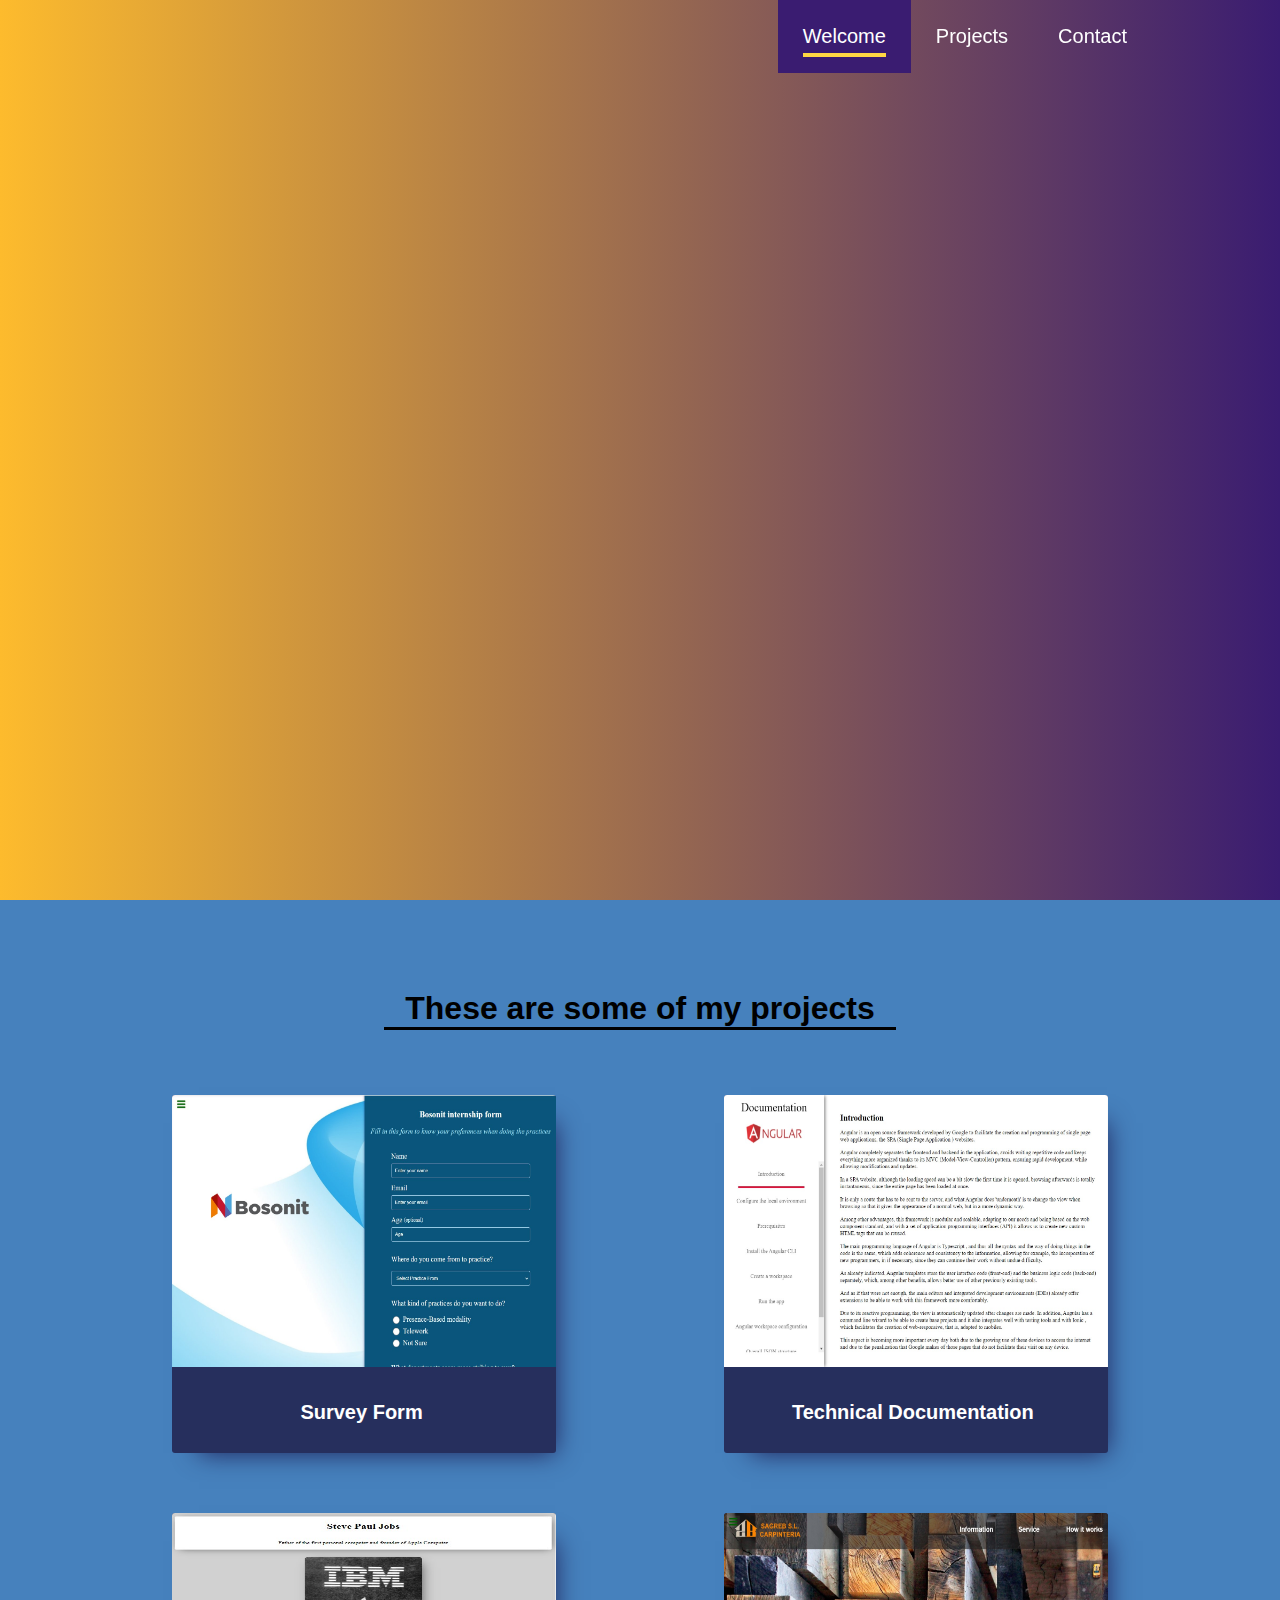
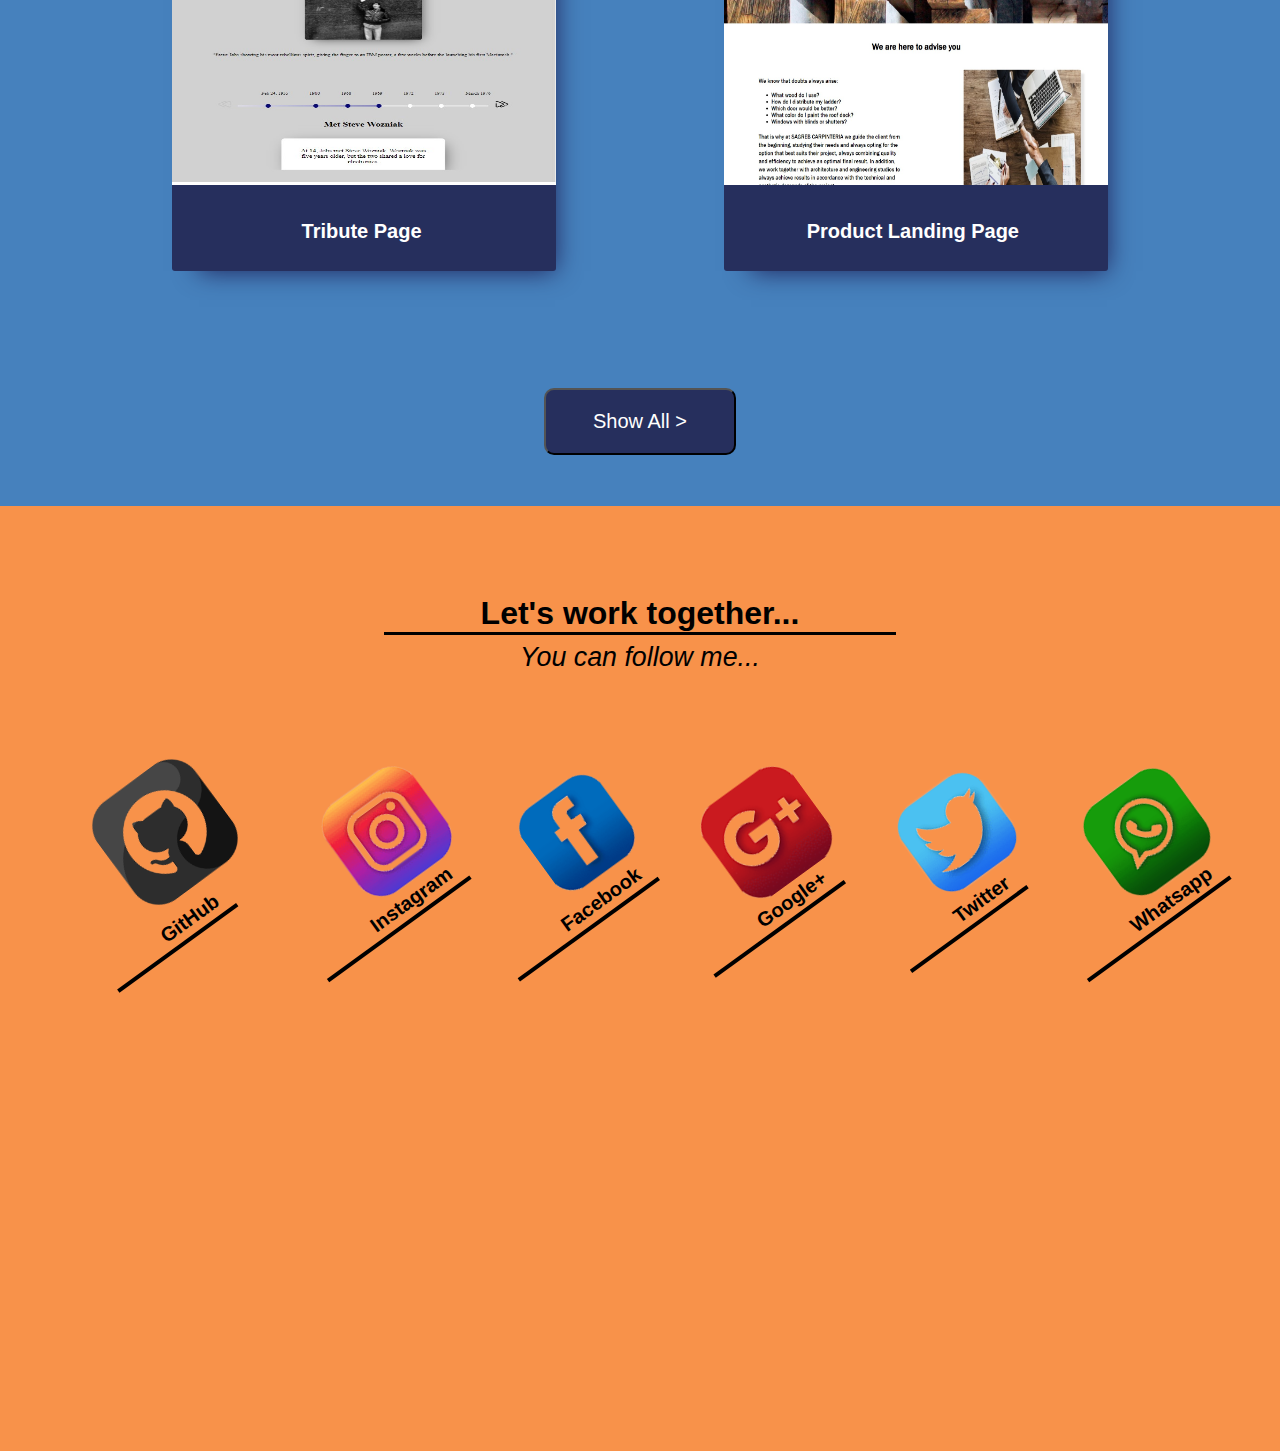
<file: HTML & CSS/Personal Portfolio/index.html>
<!DOCTYPE html>
<html lang="en">
<head>
    <meta charset="UTF-8">
    <meta http-equiv="X-UA-Compatible" content="IE=edge">
    <meta name="viewport" content="width=device-width, initial-scale=1.0">
    <link rel="icon" href="img/ico.webp" type="image/png" />
    <link rel="stylesheet" href="style.css">
    <title>Personal Portfolio</title>
    <script type="text/javascript">

        function rotacionActiva(id,out){
            const listIcon=document.querySelectorAll(".iconList .imgFooter")
            const listEnlace=document.querySelectorAll(".iconList .title-icon")
                    if(out==false){
                        listIcon[id].classList.remove("active");
                        listEnlace[id].classList.remove("active");
                    }else{
                        listIcon[id].classList.add("active");
                        // console.log(listEnlace[id].classList)
                        listEnlace[id].classList.add("active");
                    }
        }

        function onloadFunction(){
            const sections = document.querySelectorAll("section");
            const nav = document.querySelector("nav");
            const navList= document.querySelectorAll(".nav-list li");
            const options ={
                threshold:"0.4",
            };

            const observer = new IntersectionObserver(entries => {
                entries.forEach(e => {
                    if(e.isIntersecting){
                        // console.log(e.target.id)
                        if(e.target.id!=="welcome-section"){
                            nav.classList.add("active")
                        }else{
                            nav.classList.remove("active");
                        }
                        navList.forEach((link)=>{
                            // console.log(link.classList)
                            // console.log(link.lastChild)
                            // console.log(link.dataset.nav)
                            // console.log(e.target.id)
                            let firstLi=document.getElementById("first");
                            let a=link.lastChild;
                            a.classList.remove("active");
                            link.classList.remove("active")
                            firstLi.style.backgroundColor="transparent";
                            firstLi.lastChild.classList
                            if(e.target.id===link.dataset.nav){
                                a.classList.add("active");
                                link.classList.add("active");
                                // console.log(link.classList)
                            }else if(e.target.id=="welcome-section"){
                                firstLi.style.backgroundColor="#3A1C71";
                                firstLi.lastChild.classList.add("active");
                            }
                        });
                    }
                
                });
            },options);

            sections.forEach(section=>{
                observer.observe(section);
            });
        }
    </script>
</head>
<body onload="onloadFunction()">
    <nav id="navbar">
        <ul class="nav-list">
            <li data-nav="welcome-Section" id="first"><a href="#welcome-section">Welcome</a></li>
            <li data-nav="projects"><a href="#projects">Projects</a></li>
            <li data-nav="contact"><a href="#contact">Contact</a></li>
        </ul>
    </nav>
        <section id="welcome-section">
            <h1>Hey I am Samuel</h1>
            <p>a web developer</p>
        </section>
        <section id="projects">
            <h1>These are some of my projects</h1>
            <div class="projects-flex">
                 <div class="project-tile"><div class="img-container"><img src="img/imagen1.jpg" alt=""></div><div class="container-enlace"><span><</span><a href="">Survey Form</a><span>/></span></div></div>
                <div class="project-tile"><div class="img-container"><img src="img/imagen2.jpg" alt=""></div><div class="container-enlace"><span><</span><a href="">Technical Documentation</a><span>/></span></div></div>
                <div class="project-tile"><div class="img-container"><img src="img/imagen3.jpg" alt=""></div><div class="container-enlace"><span><</span><a href="">Tribute Page</a><span>/></span></div></div>
                <div class="project-tile"><div class="img-container"><img src="img/imagen4.jpg" alt=""></div><div class="container-enlace"><span><</span><a href="">Product Landing Page</a><span>/></span></div></div>
            </div>
            <button type="submit" action="">Show All ></button>
        </section>
        <section id="contact">
            <h1>Let's work together...</h1>
            <p>You can follow me...</p>
            <div class="iconList" style="position:absolute;margin-top:250px;float:none">
                <a id="profile-link" href="https://github.com/samuelBosonit" target="_blank" class="icon" onmouseover="rotacionActiva(0)" onmouseout="rotacionActiva(0,false)"><img id="gitHubF" class="imgFooter" src="img/github.png"><span class="title-icon">GitHub</span></a>
                <a class="icon" onmouseover="rotacionActiva(1)" onmouseout="rotacionActiva(1,false)"><img id="instagramF" class="imgFooter" src="img/instagramF.png"><span class="title-icon">Instagram</span></a>
                <a class="icon" onmouseover="rotacionActiva(2)" onmouseout="rotacionActiva(2,false)"><img id="facebookF" class="imgFooter" src="img/facebookF.png"><span class="title-icon">Facebook</span></a>
                <a class="icon" onmouseover="rotacionActiva(3)" onmouseout="rotacionActiva(3,false)"><img id="googleF" class="imgFooter" src="img/googleF.png"><span class="title-icon">Google+</span></a>
                <a class="icon" onmouseover="rotacionActiva(4)" onmouseout="rotacionActiva(4,false)"><img id="twitterF" class="imgFooter" src="img/twitterF.png"><span class="title-icon">Twitter</span></a>
                <a class="icon" onmouseover="rotacionActiva(5)" onmouseout="rotacionActiva(5,false)"><img id="whatsappF" class="imgFooter" src="img/whatsappF.png"><span class="title-icon">Whatsapp</span></a>
            </div>
        </section>
    
</body>
<script src="https://cdn.freecodecamp.org/testable-projects-fcc/v1/bundle.js"></script>
</html>
</file>
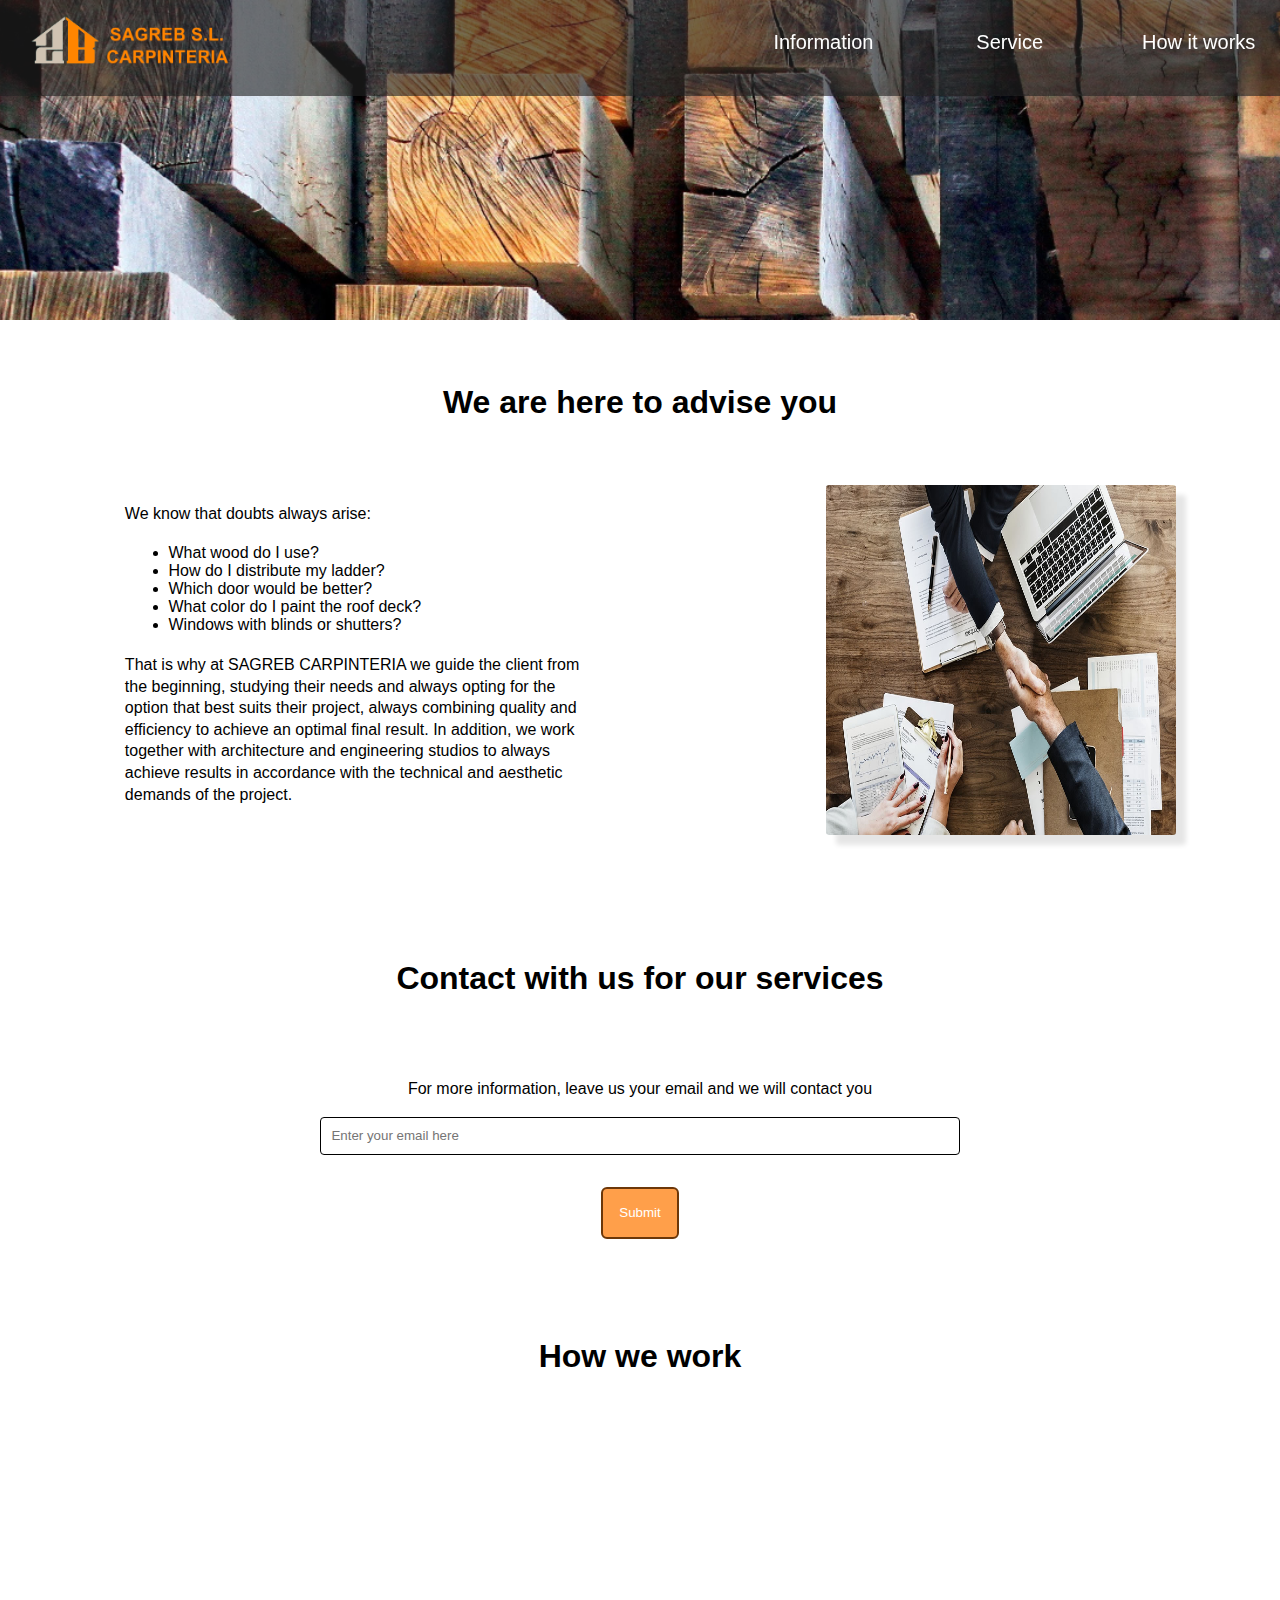
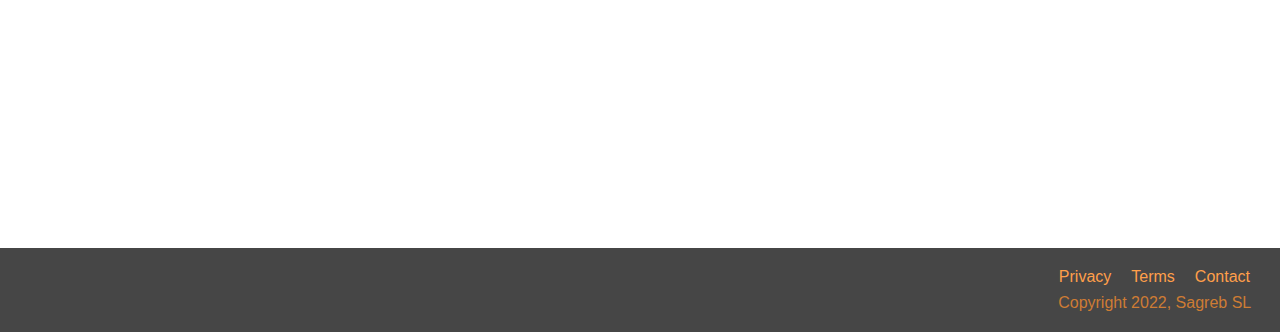
<file: HTML & CSS/Product Landing Page/index.html>
<!DOCTYPE html>
<html lang="en">
<head>
    <meta charset="UTF-8">
    <meta http-equiv="X-UA-Compatible" content="IE=edge">
    <meta name="viewport" content="width=device-width, initial-scale=1.0">
    <link rel="icon" href="img/Ficon.png" type="image/png" />
    <script src="jquery-3.6.0.js"></script>
    <script type="text/javascript" src="script.js"></script>
    <link rel="stylesheet" href="style.css">
    <title>Product Landing Page</title>
</head>
<body>
    <header id="header">
            <nav id="nav-bar">
                <ul class="menu">
                    <li class="logo" id="logoImg" ><a href="#"><img id="header-img" src="img/Logo-SB-C2.png" alt="company logo"></a></li>
                    <li class="item"><a class="nav-link" href="#services">Information</a></li>
                    <li class="item"><a class="nav-link" href="#form-section">Service</a></li>
                    <li class="item"><a class="nav-link" href="#work">How it works</a></li>
                    <li class="toggle"><a href="#"><img class='fas fa-bars' src='img/menuBarras.png' width='80px' height='40px' style="transition: all 1s ease-in;"></a></li>
                </ul>
            </nav>
    </header>
    <!-- <a name="information"></a> -->
    <section id="services">
        <h1 style="padding:2em;display: flex;justify-content: space-around;width: 100%;">We are here to advise you</h1>
        <div class="textServices">
            <p>We know that doubts always arise:</p>
            <ul>
                <li>What wood do I use?</li>
                <li>How do I distribute my ladder?</li>
                <li>Which door would be better?</li>
                <li>What color do I paint the roof deck?</li>
                <li>Windows with blinds or shutters?</li>
            </ul>
            <p style="line-height:1.35rem;">That is why at SAGREB CARPINTERIA we guide the client from the beginning, studying their needs and always opting for the option that best suits their project, always combining quality and efficiency to achieve an optimal final result. In addition, we work together with architecture and engineering studios to always achieve results in accordance with the technical and aesthetic demands of the project.</p>
        </div>
        <div><img src="img/asesoramiento.jpg" width="350em" height="350em" style="border-radius: 3px;box-shadow: 10px 10px 5px 0px rgba(0,0,0,0.10);"></div>
    </section>
    <!-- <a name="emailForm"></a> -->
    <section id="form-section">
        <h1 style="padding:2em;display: flex;justify-content: space-around;width: 100%;">Contact with us for our services</h1>
        <div class="form-container">
            <p>For more information, leave us your email and we will contact you</p>
            <form id="form" action="https://www.freecodecamp.org/email-submit">
                <input type="email" id="email" name="email" pattern="/^[a-zA-Z0-9.!#$%&’*+/=?^_`{|}~-]+@[a-zA-Z0-9-]+(?:\.[a-zA-Z0-9-]+)*$/" placeholder="Enter your email here">
                <button type="submit" id="submit">Submit</button>
            </form>
        </div>
    </section>
    <!-- <a name="work"></a> -->
    <section id="work">
        <h1 style="padding:2em;display: flex;justify-content: space-around;width: 100%;">How we work</h1>
        <iframe id="video" width="560" height="315" src="https://www.youtube.com/embed/9zp90mWxQ-o" title="YouTube video player" frameborder="0" allow="accelerometer; autoplay; clipboard-write; encrypted-media; gyroscope; picture-in-picture" allowfullscreen></iframe>
    </section>
    <footer>
        <ul>
          <li><a href="#">Privacy</a></li>
          <li><a href="#">Terms</a></li>
          <li><a href="#">Contact</a></li>
        </ul>
        <span>Copyright 2022, Sagreb SL</span>
    </footer>
</body>
</html>
<script src="https://cdn.freecodecamp.org/testable-projects-fcc/v1/bundle.js"></script>
</file>
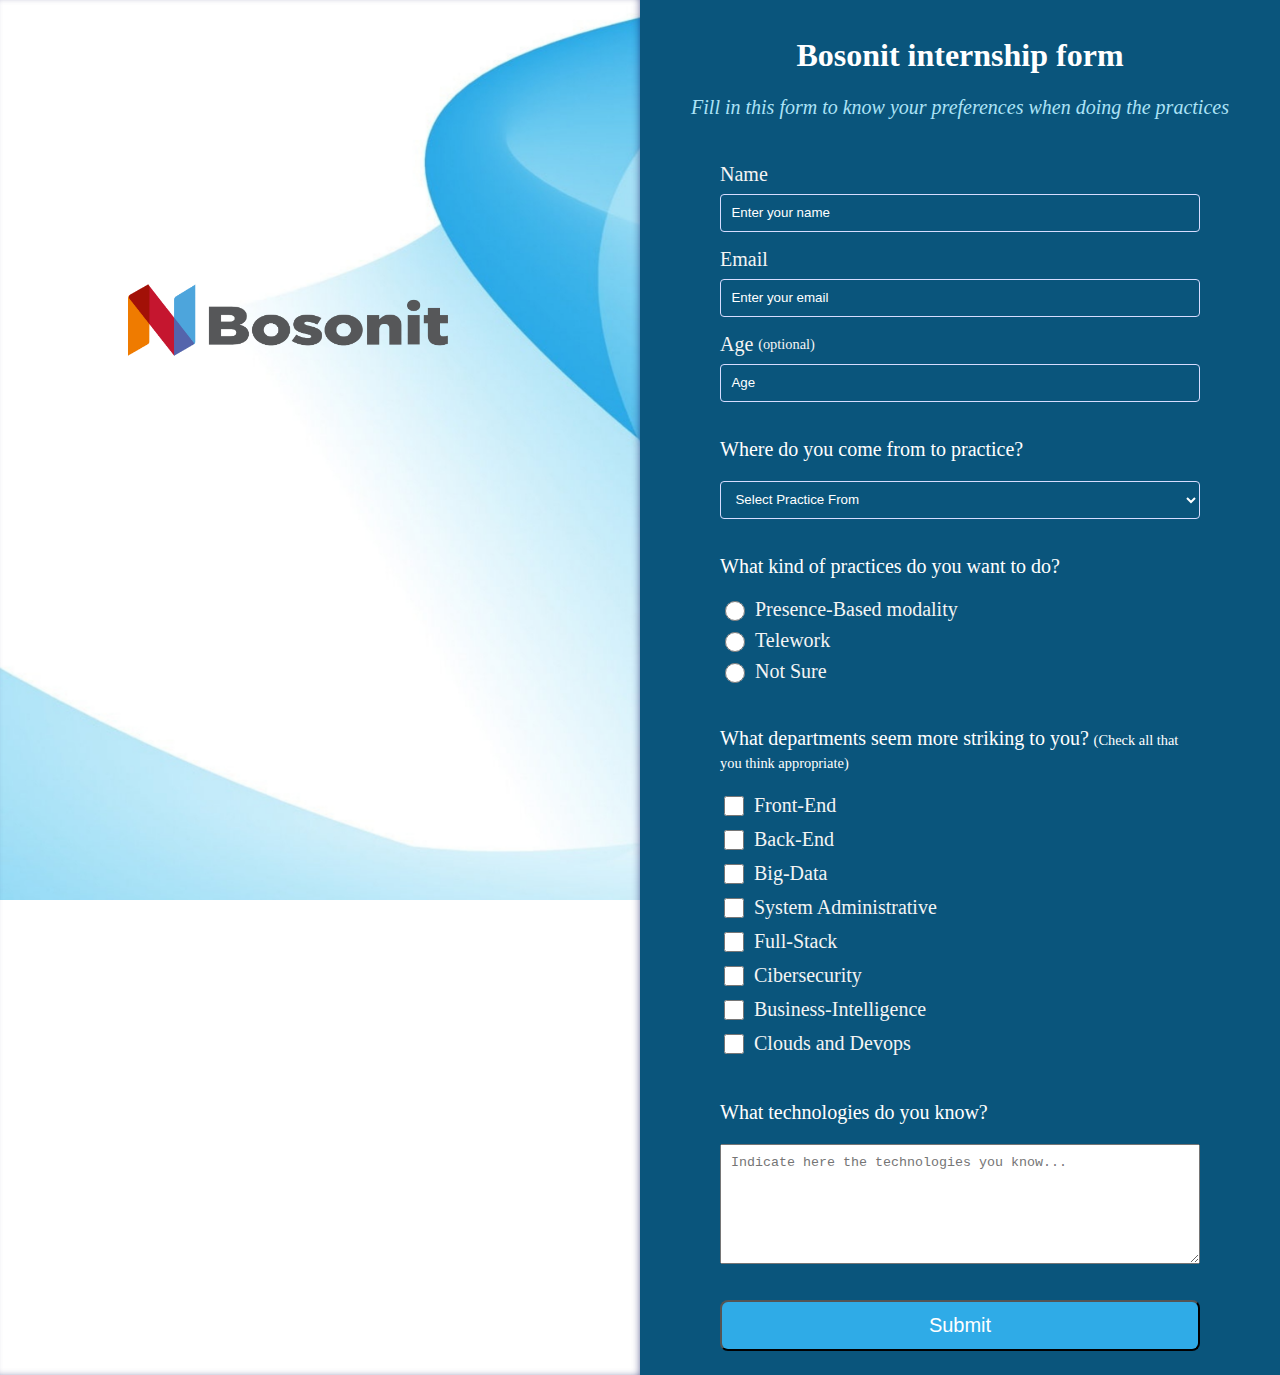
<file: HTML & CSS/Survey Form/index.html>
<!DOCTYPE html>
<html lang="en">
<head>
    <meta charset="UTF-8">
    <meta http-equiv="X-UA-Compatible" content="IE=edge">
    <link rel="icon" href="img/formulario.png">
    <meta name="viewport" content="width=device-width, initial-scale=1.0">
    <link rel="stylesheet" href="style.css">
    <title>Survey Form</title>
</head>
<body>
    <section id="split-screen">
        <div id="container-left">
            <div class="img-container">
                <img class="logo" src="img/bosonit.png" alt="logo bosonit">
            </div>
        </div>
        <div id="container-right">
            <div class="title-container">
                <h1 id="title">Bosonit internship form</h1>
                <p id="description">Fill in this form to know your preferences when doing the practices</p>
            </div>
            <div class="form-container">
                <form id="survey-form">
                    <div class="form-group">
                        <label id="name-label" for="name">Name</label>
                        <input type="text" id="name" class="input-form" placeholder="Enter your name" required>
                    </div>
                    <div class="form-group">
                        <label id="email-label" for="email">Email</label>
                        <input type="email" id="email" class="input-form" pattern="/^[a-zA-Z0-9.!#$%&’*+/=?^_`{|}~-]+@[a-zA-Z0-9-]+(?:\.[a-zA-Z0-9-]+)*$/" placeholder="Enter your email" required>
                    </div>
                    <div class="form-group">
                        <label id="number-label" for="age">Age<span class="decore">(optional)</span></label>
                        <input type="number" id="number" class="input-form" min="16" max="99" placeholder="Age" required>
                    </div>
                    <div class="form-group">
                        <p>Where do you come from to practice?</p>
                        <select name="practice-from-dropdown" class="input-form" id="dropdown" required>
                            <option disabled selected value="Practice-from">Select Practice From</option>
                            <option value="university">University</option>
                            <option value="master">Master</option>
                            <option value="FP Superior">FP Superior</option>
                            <option value="FP medium">FP Medium</option>
                            <option value="Training Course">Training Course</option>
                            <option value="other">Other</option>
                        </select>
                    </div>
                    <div class="form-group">
                        <p>What kind of practices do you want to do?</p>
                        <label>
                            <input type="radio" name="type-practices" value="Presence" class="input-radio">
                            Presence-Based modality
                        </label>
                        <label>
                            <input type="radio" name="type-practices" value="Telework" class="input-radio">
                            Telework
                        </label>
                        <label>
                            <input type="radio" name="type-practices" value="Not-sure" class="input-radio">
                            Not Sure
                        </label>
                    </div>
                    <div class="form-group">
                        <p>What departments seem more striking to you?<span class="decore">(Check all that you think appropriate)</span></p>
                        <label>
                            <input type="checkbox" name="departaments" value="Front-End" class="input-checkbox">
                            Front-End
                        </label>
                        <label>
                            <input type="checkbox" name="departaments" value="Back-End" class="input-checkbox">
                            Back-End
                        </label>
                        <label>
                            <input type="checkbox" name="departaments" value="Big-Data" class="input-checkbox">
                            Big-Data
                        </label>
                        <label>
                            <input type="checkbox" name="departaments" value="System" class="input-checkbox">
                            System Administrative
                        </label>
                        <label>
                            <input type="checkbox" name="departaments" value="Full-Stack" class="input-checkbox">
                            Full-Stack
                        </label>
                        <label>
                            <input type="checkbox" name="departaments" value="Cibersecurity" class="input-checkbox">
                            Cibersecurity
                        </label>
                        <label>
                            <input type="checkbox" name="departaments" value="Business-Intelligence" class="input-checkbox">
                            Business-Intelligence
                        </label>
                        <label>
                            <input type="checkbox" name="departaments" value="Clouds and Devops" class="input-checkbox">
                            Clouds and Devops
                        </label>
                    </div>
                    <div class="form-group">
                        <p>What technologies do you know?</p>
                        <textarea name="technologies" id="technologies" class="input-textarea" placeholder="Indicate here the technologies you know..."></textarea>
                    </div>
                    <div class="form-group">
                        <button type="submit" id="submit" class="submit-button">Submit</button>
                    </div>
                </form>
            </div>
        </div>
    </section>
    
    
</body>
<script src="https://cdn.freecodecamp.org/testable-projects-fcc/v1/bundle.js"></script>
</html>
</file>
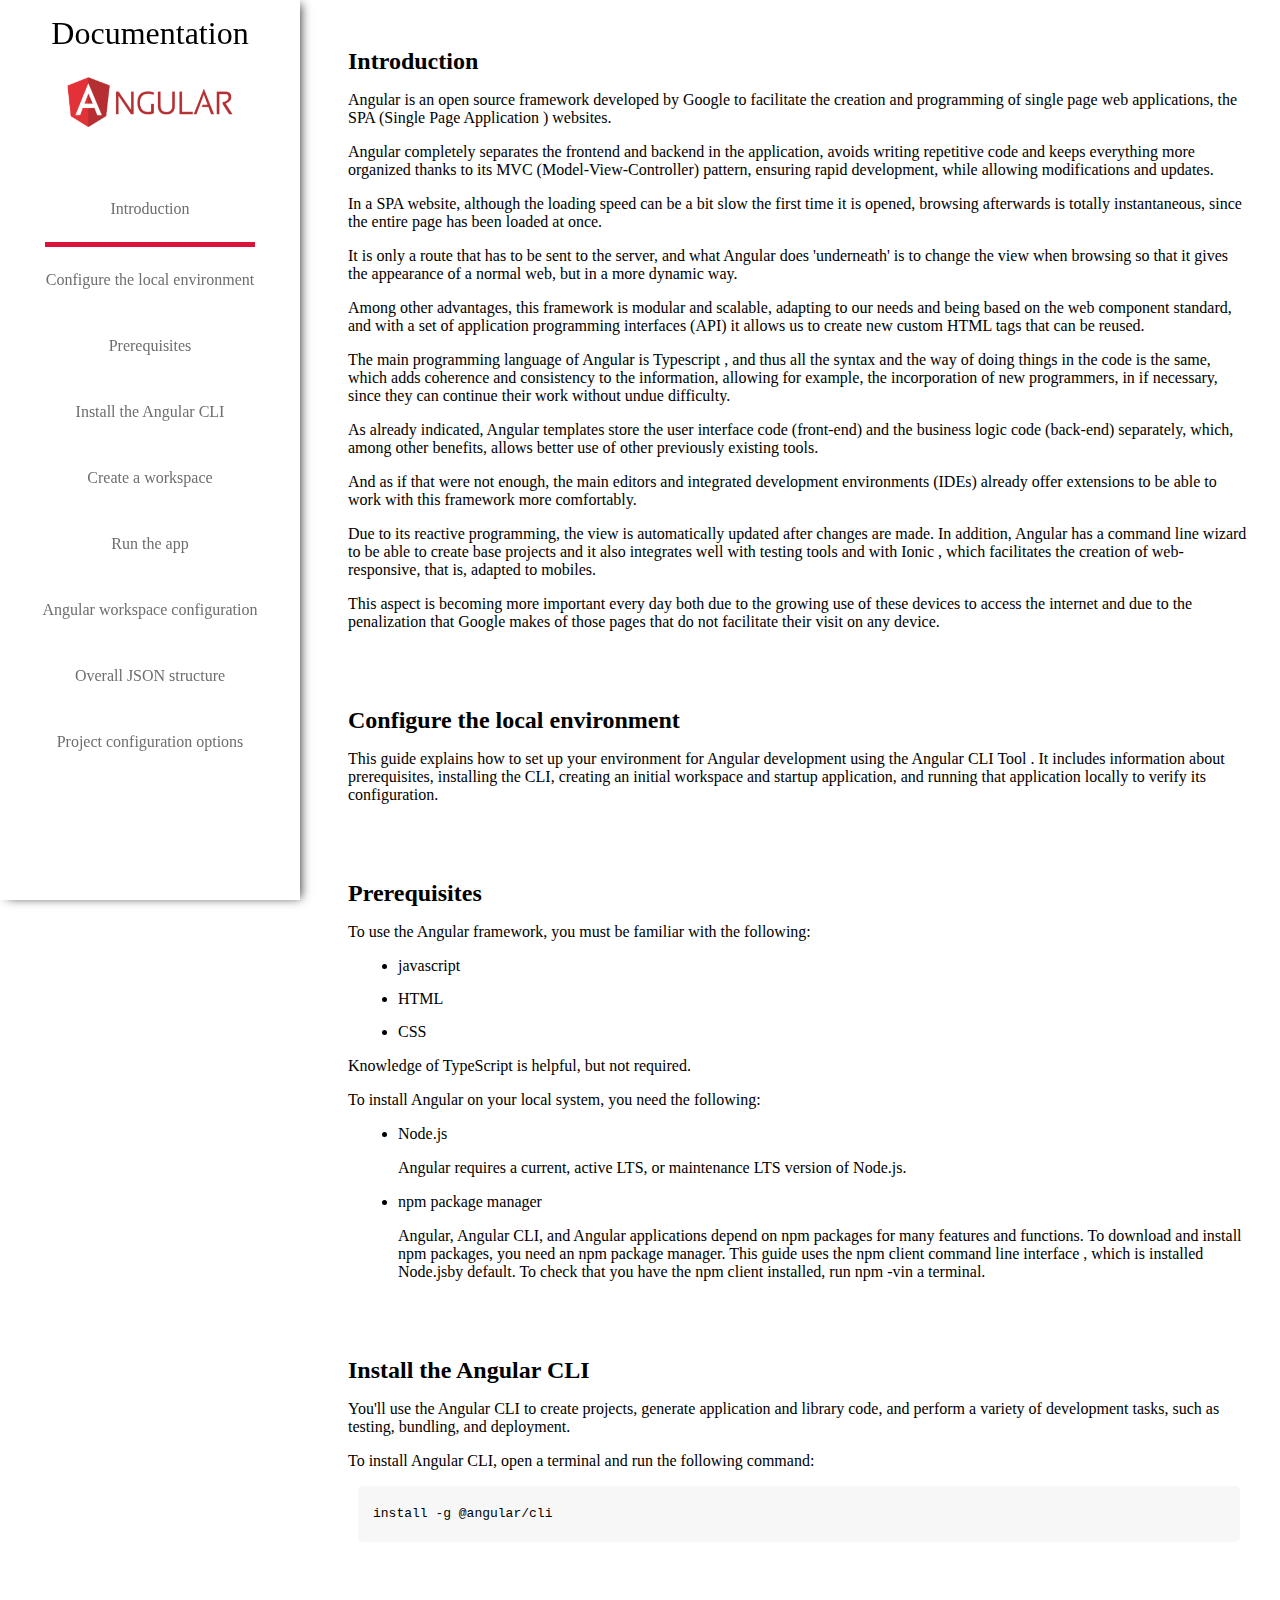
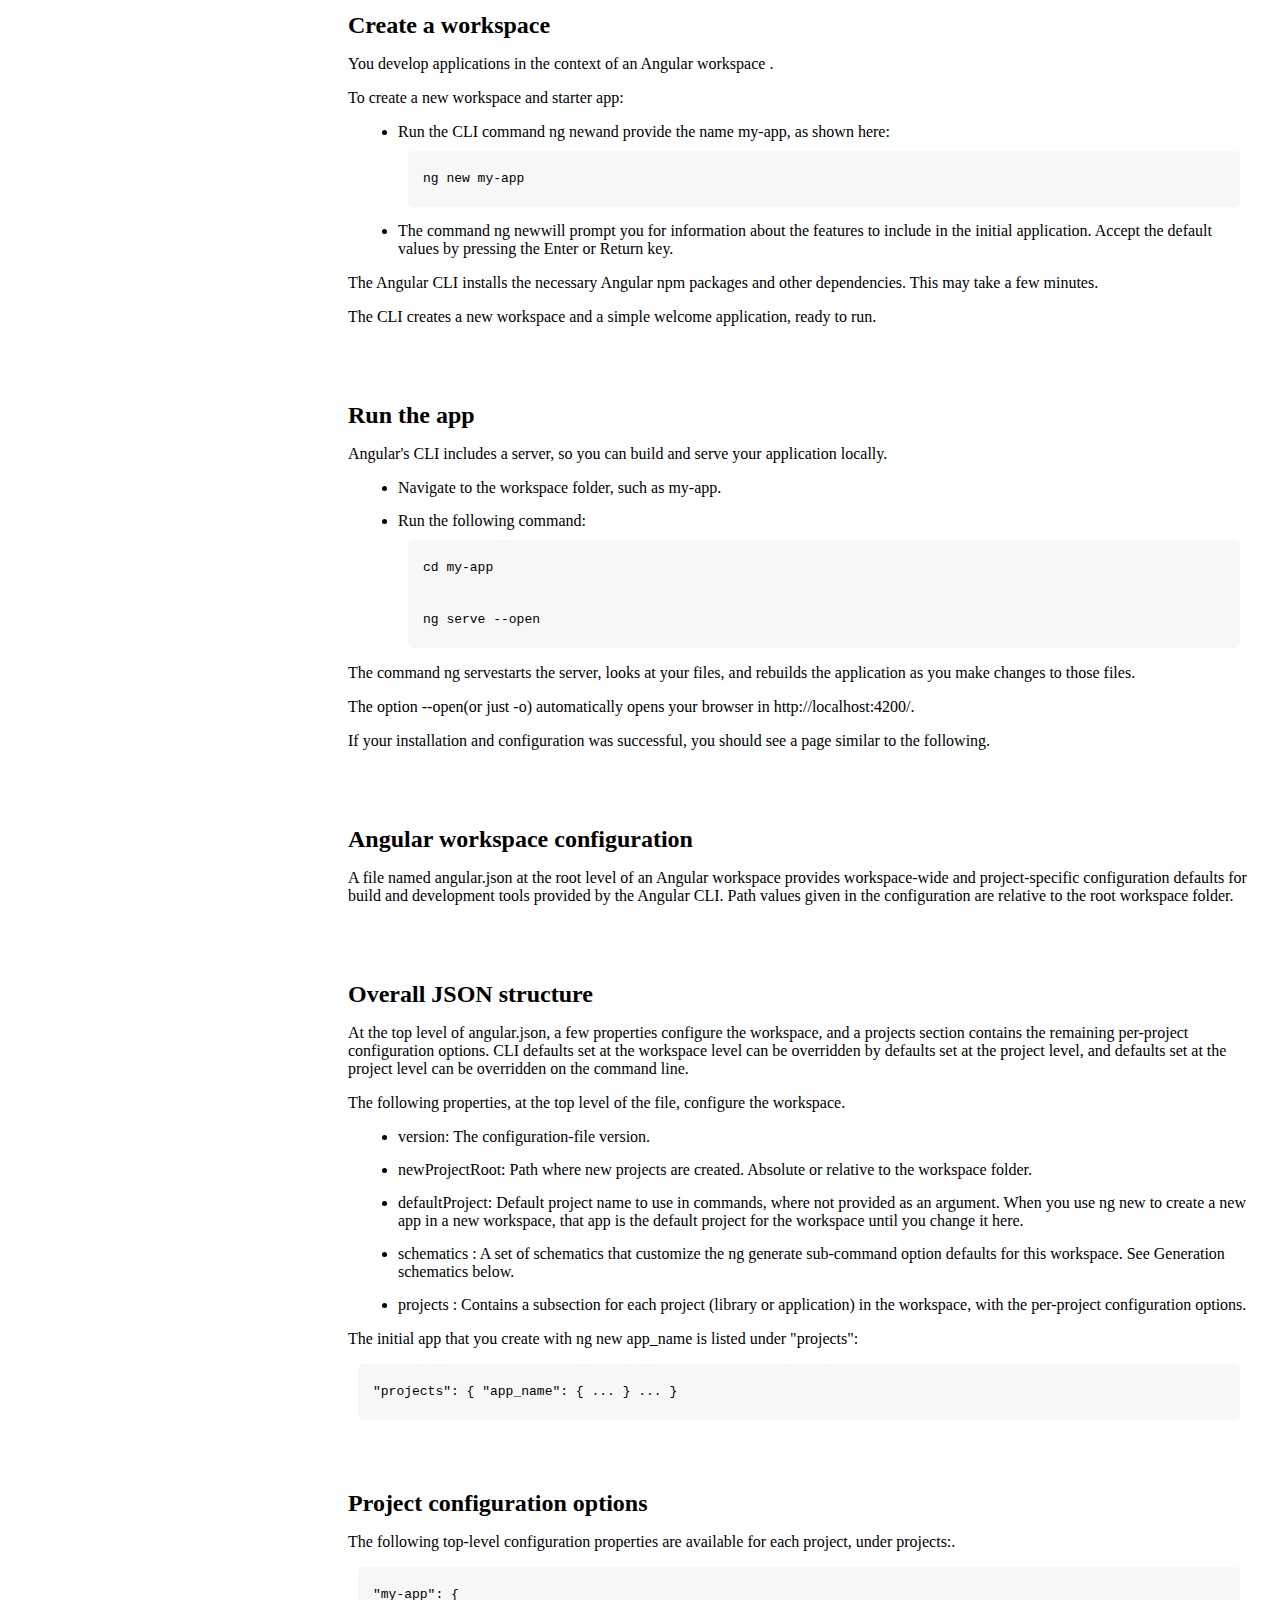
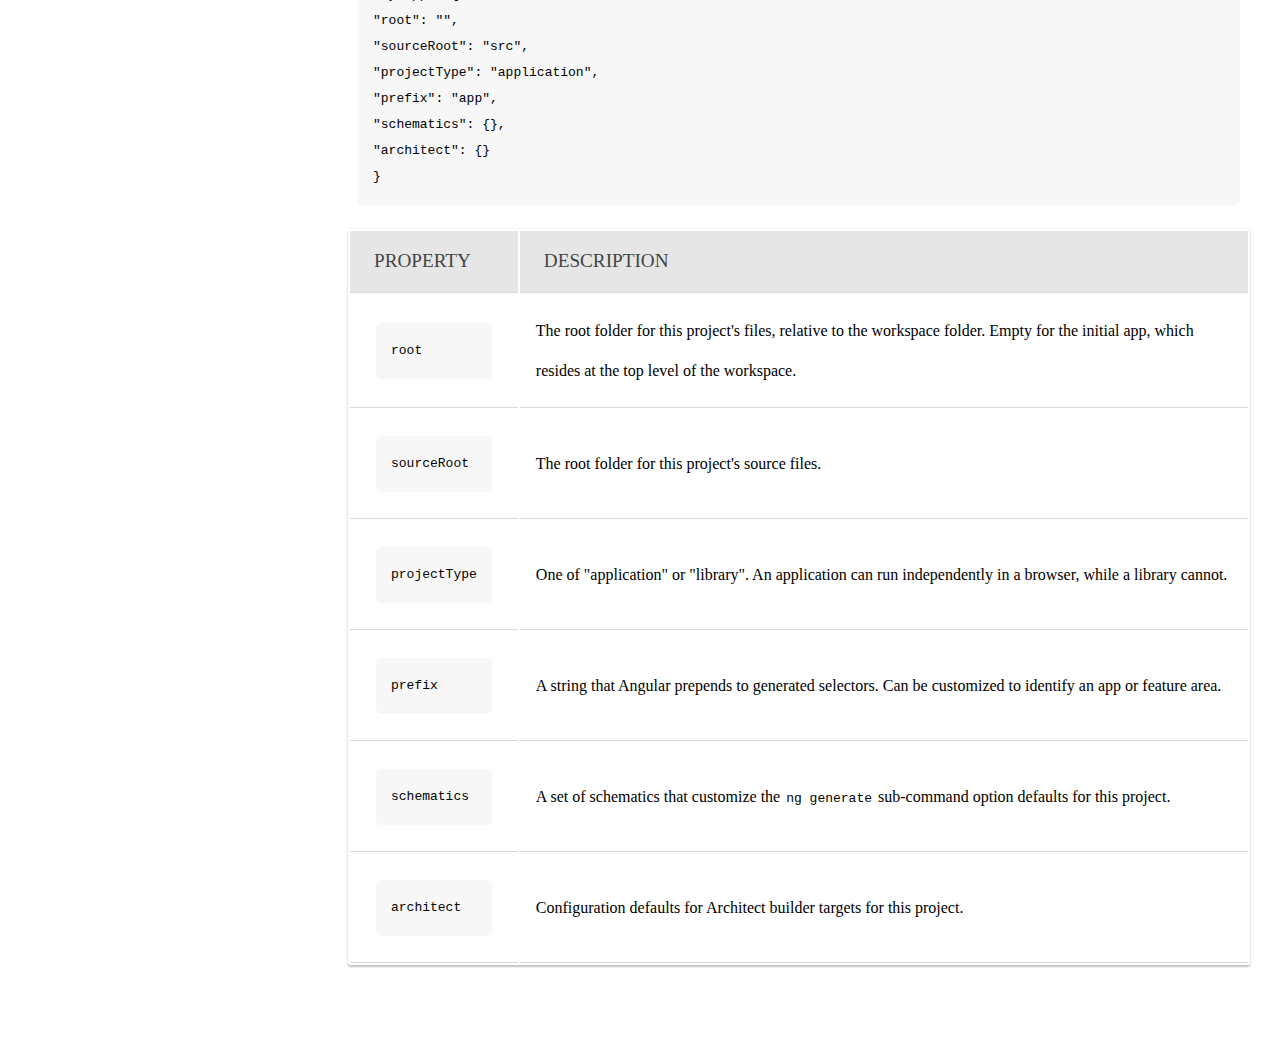
<file: HTML & CSS/Technical Documentation Page/index.html>
<!DOCTYPE html>
<html lang="en">
  <head>
    <meta charset="UTF-8" />
    <meta http-equiv="X-UA-Compatible" content="IE=edge" />
    <meta name="viewport" content="width=device-width, initial-scale=1.0" />
    <link rel="icon" href="img/logo.png">
    <link rel="stylesheet" href="style.css" />
    <script src="jquery-3.6.0.js"></script>
    <title>Technical Documentation Page</title>
    <script type="text/javascript">   
        function onloadFunction(){
            const sections = document.querySelectorAll("section");
            const nav = document.querySelector("nav");
            const navList= document.querySelectorAll(".nav-list li");
            const options ={
                rootMargin:"-30% -350px -70% 0px"
            };

            const observer = new IntersectionObserver(entries => {
                entries.forEach(e => {
                    if(e.isIntersecting){
                        console.log(e.target.id)
                        navList.forEach((link)=>{
                            // console.log(link.classList)
                            // console.log(link.lastChild)
                            let span=link.lastChild;
                            span.classList.remove("active");
                            // link.style.backgroundColor="white";
                            if(e.target.id===link.dataset.nav){
                                span.classList.add("active");
                                // link.style.backgroundColor="rgb(237, 237, 237)";
                                // console.log(link.classList)
                            }
                        });
                    }
                
                });
            },options);

            sections.forEach(section=>{
                observer.observe(section);
            });
        }

       
        
    </script>
  </head>
  <body onload="onloadFunction()">
    <!-- <div id="prueba"></div> -->
    <nav id="navbar">
      <header>Documentation<img src="img/angular.png" width="180vw" height="100vw"></header>
      <ul id="menu" class="nav-list">
        <li data-nav="Introduction"><a class="nav-link" href="#Introduction">Introduction</a><span></span></li>
        <li data-nav="Configure_the_local_environment"><a class="nav-link" href="#Configure_the_local_environment">Configure the local environment</a><span class=""></span></li>
        <li data-nav="Prerequisites"><a class="nav-link" href="#Prerequisites">Prerequisites</a><span></span></li>
        <li data-nav="Install_the_Angular_CLI"><a class="nav-link" href="#Install_the_Angular_CLI">Install the Angular CLI</a><span></span></li>
        <li data-nav="Create_a_workspace"><a class="nav-link" href="#Create_a_workspace">Create a workspace</a><span></span></li>
        <li data-nav="Run_the_app"><a class="nav-link" href="#Run_the_app">Run the app</a><span></span></li>
        <li data-nav="Angular_workspace_configuration"><a class="nav-link" href="#Angular_workspace_configuration">Angular workspace configuration</a><span></span></li>
        <li data-nav="Overall_JSON_structure"><a class="nav-link" href="#Overall_JSON_structure">Overall JSON structure</a><span></span></li>
        <li data-nav="Project_configuration_options"><a class="nav-link" href="#Project_configuration_options">Project configuration options</a><span></span></li>
      </ul>
    </nav>
    <main id="main-doc">
      <section class="main-section" id="Introduction">
        <header>Introduction</header>
        <article>
          <p>
            Angular is an open source framework developed by Google to
            facilitate the creation and programming of single page web
            applications, the SPA (Single Page Application ) websites.
          </p>

          <p>
            Angular completely separates the frontend and backend in the
            application, avoids writing repetitive code and keeps everything
            more organized thanks to its MVC (Model-View-Controller) pattern,
            ensuring rapid development, while allowing modifications and
            updates.
          </p>

          <p>
            In a SPA website, although the loading speed can be a bit slow the
            first time it is opened, browsing afterwards is totally
            instantaneous, since the entire page has been loaded at once.
          </p>

          <p>
            It is only a route that has to be sent to the server, and what
            Angular does 'underneath' is to change the view when browsing so
            that it gives the appearance of a normal web, but in a more dynamic
            way.
          </p>

          <p>
            Among other advantages, this framework is modular and scalable,
            adapting to our needs and being based on the web component standard,
            and with a set of application programming interfaces (API) it allows
            us to create new custom HTML tags that can be reused.
          </p>

          <p>
            The main programming language of Angular is Typescript , and thus
            all the syntax and the way of doing things in the code is the same,
            which adds coherence and consistency to the information, allowing
            for example, the incorporation of new programmers, in if necessary,
            since they can continue their work without undue difficulty.
          </p>

          <p>
            As already indicated, Angular templates store the user interface
            code (front-end) and the business logic code (back-end) separately,
            which, among other benefits, allows better use of other previously
            existing tools.
          </p>

          <p>
            And as if that were not enough, the main editors and integrated
            development environments (IDEs) already offer extensions to be able
            to work with this framework more comfortably.
          </p>

          <p>
            Due to its reactive programming, the view is automatically updated
            after changes are made. In addition, Angular has a command line
            wizard to be able to create base projects and it also integrates
            well with testing tools and with Ionic , which facilitates the
            creation of web-responsive, that is, adapted to mobiles.
          </p>

          <p>
            This aspect is becoming more important every day both due to the
            growing use of these devices to access the internet and due to the
            penalization that Google makes of those pages that do not facilitate
            their visit on any device.
          </p>
        </article>
      </section>
      <section class="main-section" id="Configure_the_local_environment">
        <header>Configure the local environment</header>
        <article>
          <p>
            This guide explains how to set up your environment for Angular
            development using the Angular CLI Tool . It includes information
            about prerequisites, installing the CLI, creating an initial
            workspace and startup application, and running that application
            locally to verify its configuration.
          </p>
        </article>
      </section>
      <section class="main-section" id="Prerequisites">
        <header>Prerequisites</header>
        <article>
          <p>
            To use the Angular framework, you must be familiar with the
            following:
          </p>
          <ul>
            <li>javascript</li>
            <li>HTML</li>
            <li>CSS</li>
          </ul>
          <p>Knowledge of TypeScript is helpful, but not required.</p>
          <p>
            To install Angular on your local system, you need the following:
          </p>
          <ul>
            <li>
              Node.js
              <p>
                Angular requires a current, active LTS, or maintenance LTS
                version of Node.js.
              </p>
            </li>
            <li>
              npm package manager
              <p>
                Angular, Angular CLI, and Angular applications depend on npm
                packages for many features and functions. To download and
                install npm packages, you need an npm package manager. This
                guide uses the npm client command line interface , which is
                installed Node.jsby default. To check that you have the npm
                client installed, run npm -vin a terminal.
              </p>
            </li>
          </ul>
        </article>
      </section>
      <section class="main-section" id="Install_the_Angular_CLI">
        <header>Install the Angular CLI</header>
        <article>
          <p>
            You'll use the Angular CLI to create projects, generate application
            and library code, and perform a variety of development tasks, such
            as testing, bundling, and deployment.
          </p>

          <p>
            To install Angular CLI, open a terminal and run the following
            command:
          </p>
          <code> install -g @angular/cli</code>
        </article>
      </section>
      <section class="main-section" id="Create_a_workspace">
        <header>Create a workspace</header>
        <article>
          <p>
            You develop applications in the context of an Angular workspace .
          </p>

          <p>To create a new workspace and starter app:</p>
          <ul>
            <li>
              Run the CLI command ng newand provide the name my-app, as shown
              here:
              <code>ng new my-app</code>
            </li>
            <li>
              The command ng newwill prompt you for information about the
              features to include in the initial application. Accept the default
              values by pressing the Enter or Return key.
            </li>
          </ul>
          <p>
            The Angular CLI installs the necessary Angular npm packages and
            other dependencies. This may take a few minutes.
          </p>
          <p>
            The CLI creates a new workspace and a simple welcome application,
            ready to run.
          </p>
        </article>
      </section>
      <section class="main-section" id="Run_the_app">
        <header>Run the app</header>
        <article>
          <p>
            Angular's CLI includes a server, so you can build and serve your
            application locally.
          </p>
          <ul>
            <li>Navigate to the workspace folder, such as my-app.</li>
            <li>
              Run the following command:
              <code
                >cd my-app<br />
                ng serve --open</code
              >
            </li>
          </ul>
          <p>
            The command ng servestarts the server, looks at your files, and
            rebuilds the application as you make changes to those files.
          </p>
          <p>
            The option --open(or just -o) automatically opens your browser in
            http://localhost:4200/.
          </p>
          <p>
            If your installation and configuration was successful, you should
            see a page similar to the following.
          </p>
        </article>
      </section>
      <section class="main-section" id="Angular_workspace_configuration">
        <header>Angular workspace configuration</header>
        <article>
          <p>
            A file named angular.json at the root level of an Angular workspace
            provides workspace-wide and project-specific configuration defaults
            for build and development tools provided by the Angular CLI. Path
            values given in the configuration are relative to the root workspace
            folder.
          </p>
        </article>
      </section>
      <section class="main-section" id="Overall_JSON_structure">
        <header>Overall JSON structure</header>
        <article>
          <p>
            At the top level of angular.json, a few properties configure the
            workspace, and a projects section contains the remaining per-project
            configuration options. CLI defaults set at the workspace level can
            be overridden by defaults set at the project level, and defaults set
            at the project level can be overridden on the command line.
          </p>
          <p>
            The following properties, at the top level of the file, configure
            the workspace.
          </p>
          <ul>
            <li>version: The configuration-file version.</li>
            <li>
              newProjectRoot: Path where new projects are created. Absolute or
              relative to the workspace folder.
            </li>
            <li>
              defaultProject: Default project name to use in commands, where not
              provided as an argument. When you use ng new to create a new app
              in a new workspace, that app is the default project for the
              workspace until you change it here.
            </li>
            <li>
              schematics : A set of schematics that customize the ng generate
              sub-command option defaults for this workspace. See Generation
              schematics below.
            </li>
            <li>
              projects : Contains a subsection for each project (library or
              application) in the workspace, with the per-project configuration
              options.
            </li>
          </ul>
          <p>
            The initial app that you create with ng new app_name is listed under
            "projects":
          </p>
          <code>"projects": { "app_name": { ... } ... }</code>
        </article>
      </section>
      <section class="main-section" id="Project_configuration_options">
        <header>Project configuration options</header>
        <article>
            <p>The following top-level configuration properties are available for each project, under projects:<project_name>.</p>
            <code>"my-app": {
                "root": "",
                "sourceRoot": "src",
                "projectType": "application",
                "prefix": "app",
                "schematics": {},
                "architect": {}
              }</code>
                <table>
                    <thead>
                        <tr>
                            <th align="left">PROPERTY</th>
                            <th align="left">DESCRIPTION</th>
                        </tr>
                    </thead>
                    <tbody>
                        <tr>
                            <td align="left"><code>root</code></td>
                            <td align="left">The root folder for this project's files, relative to the workspace folder. Empty for the initial app, which resides at the top level of the workspace.</td>
                        </tr>
                        <tr>
                            <td align="left"><code>sourceRoot</code></td>
                            <td align="left">The root folder for this project's source files.</td>
                        </tr>
                        <tr>
                            <td align="left"><code>projectType</code></td>
                            <td align="left">One of "application" or "library". An application can run independently in a browser, while a library cannot.</td>
                        </tr>
                        <tr>
                            <td align="left"><code>prefix</code></td>
                            <td align="left">A string that Angular prepends to generated selectors. Can be customized to identify an app or feature area.</td>
                        </tr>
                        <tr>
                            <td align="left"><code>schematics</code></td>
                            <td align="left">A set of schematics that customize the <code id="table-code">ng generate</code> sub-command option defaults for this project.</td>
                        </tr>
                        <tr>
                            <td align="left"><code>architect</code></td>
                            <td align="left">Configuration defaults for Architect builder targets for this project.</td>
                        </tr>
                    </tbody>
                </table>
        </article>
    </main>
  </body>
</html>
</file>
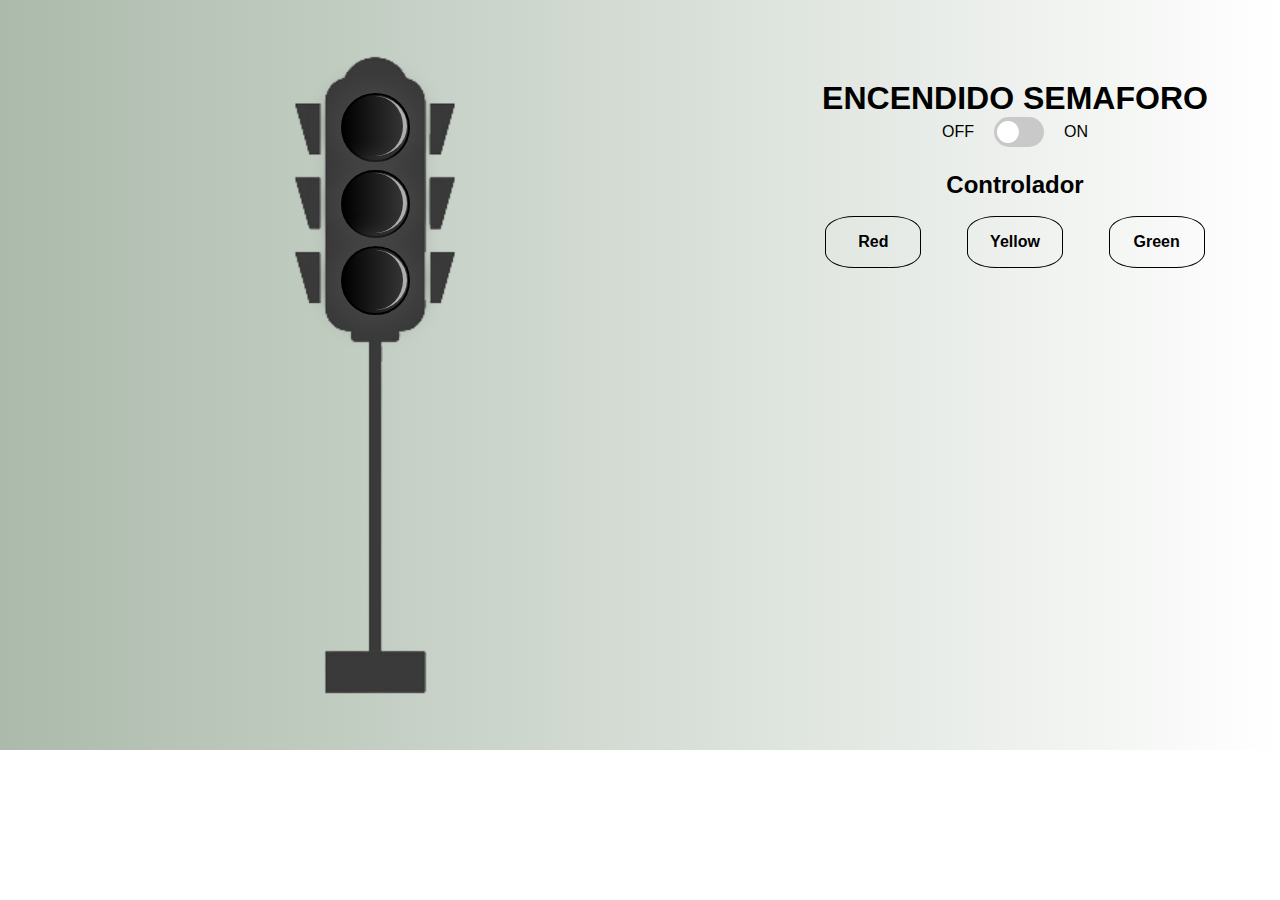
<file: Javascript/Semaforo/index.html>
<!DOCTYPE html>
<html lang="en">
<head>
    <meta charset="UTF-8">
    <meta http-equiv="X-UA-Compatible" content="IE=edge">
    <meta name="viewport" content="width=device-width, initial-scale=1.0">
    <link rel="icon" href="img/ico.png" type="image/png" />
    <script src="jquery-3.6.0.js"></script>
    <link rel="stylesheet" href="style.css">
    <title>Semaforo</title>
</head>
<body>
    <main>
        <div class="semaforo-container">
            <img src="img/semaforo.png" alt="Semaforo" width="750vh" height="750vh">
            <div class="circulo-container">
                <div class="circulo" color="red"></div>
                <div class="circulo" color="yellow"></div>
                <div class="circulo" color="green"></div>
            </div>
        </div>
        <div class="input-container">
            <h1>ENCENDIDO SEMAFORO</h1>
            <div class="switch-container">
                <span>OFF</span><input type="checkbox" id="switch" class="switch-input">
                <label id="power" for="switch" class="switch"></label><span>ON</span>
            </div>
            <h2>Controlador</h2>
            <div class="container-control">
                <div><div class="button"  onclick="assignColor(0)">Red</div><img class="pointer" src="img/señalar.png" alt=""></div>
                <div><div class="button" onclick="assignColor(1)">Yellow</div><img class="pointer" src="img/señalar.png" alt=""></div>
                <div><div class="button" onclick="assignColor(2)">Green</div><img class="pointer" src="img/señalar.png" alt=""></div>
            </div>
        </div>
    </main>
</body>
<script src="script.js" type="text/javascript"></script>
</html>
</file>
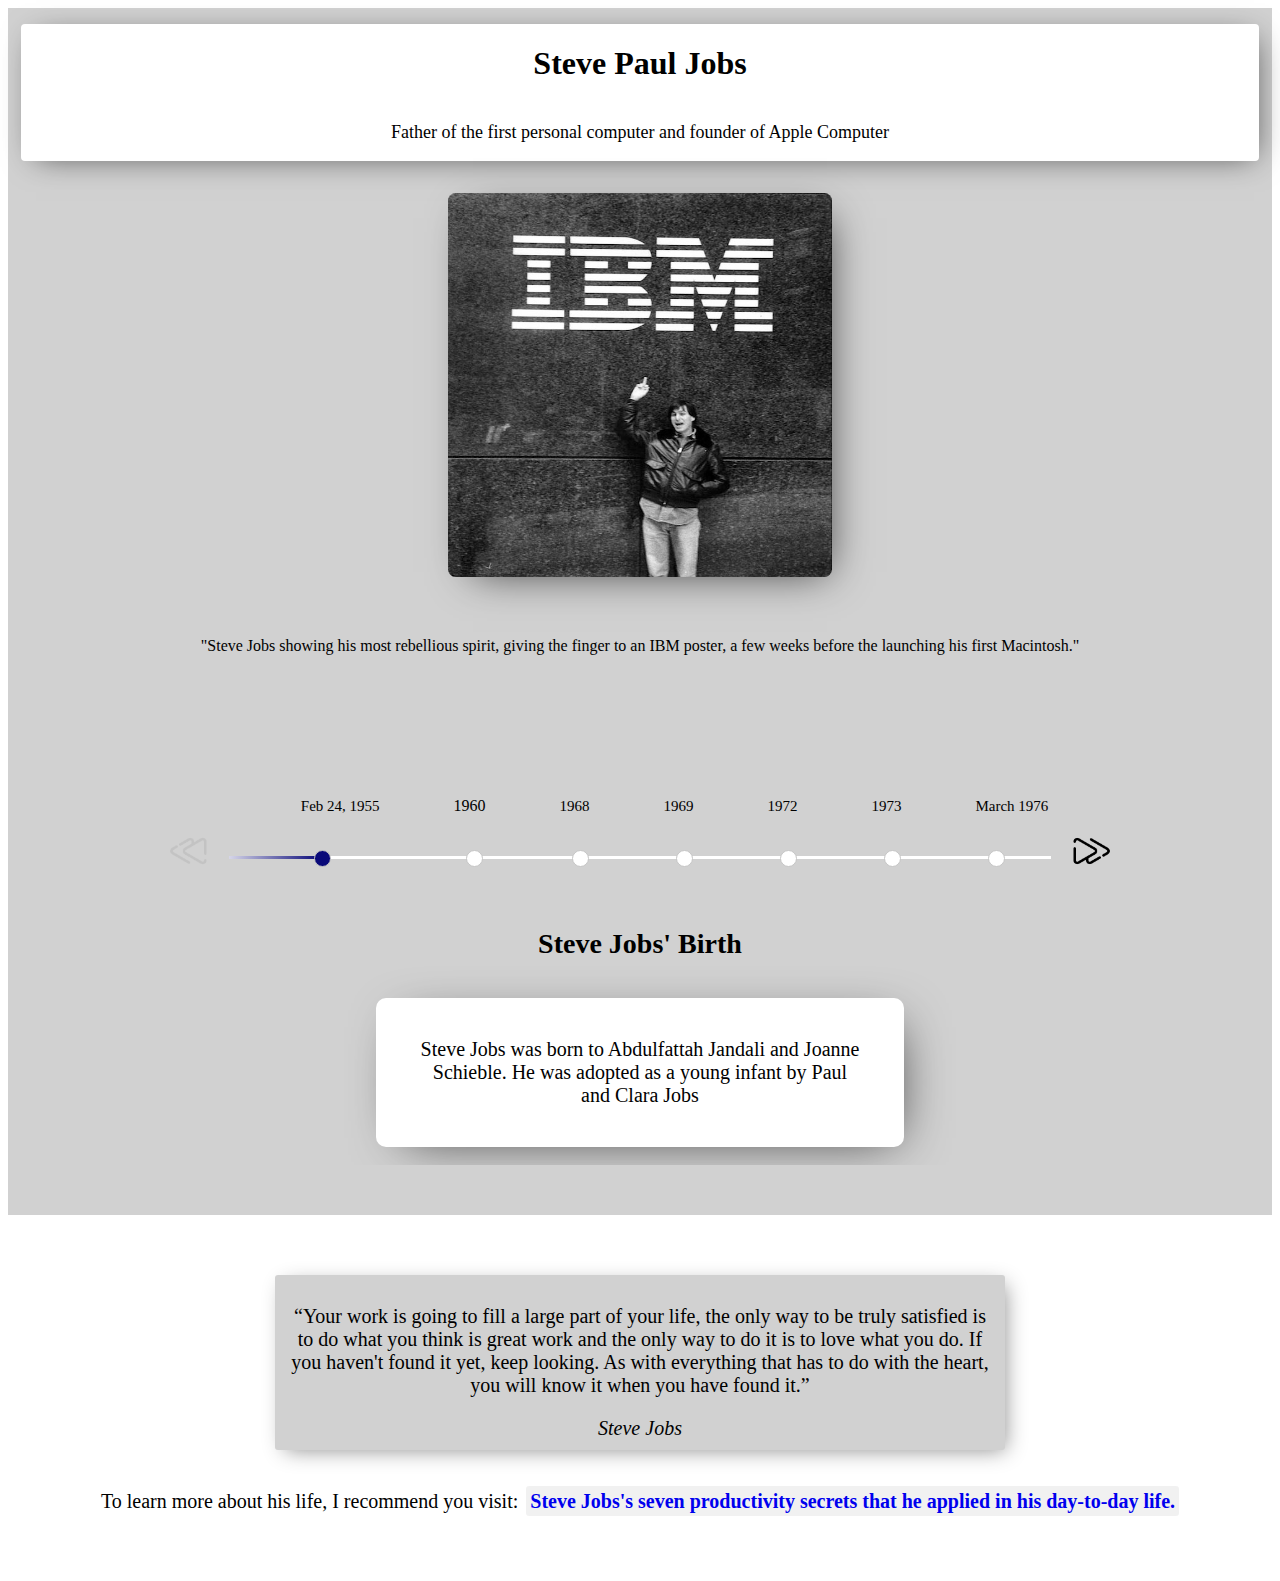
<file: HTML & CSS/Tribute Page/TributePage.html>
<!DOCTYPE html>
<html lang="en">
<head>
    <meta charset="UTF-8">
    <link rel="icon" href="img/iconoMac.png">
    <meta http-equiv="X-UA-Compatible" content="IE=edge">
    <meta name="viewport" content="width=device-width, initial-scale=1.0">
    <title>Tribute Page</title>
    <link rel="stylesheet" href="style.css">
    <script src="jquery-3.6.0.js"></script>
    <script type="text/javascript">

        var items;
        var spanClass;
        var classActive;
        var lastPoint;
        var firstPoint;
        var firstEvent;
        var TitleEvents=[
            "Steve Jobs' Birth",
            "Jobs Family Moved to Mountain View",
            "Job at HP",
            "Met Steve Wozniak",
            "Blue Boxes",
            "Reed College",
            "Apple I",
            "Apple II",
            "Apple Goes Public",
            "Macintosh Introduced",
            "NeXT Founded",
            "Pixar",
            "Entrepreneur of the Decade",
            "Pixar Signed Deal with Disney",
            "Apple Purchased NeXT",
            "Release of the first iPod",
            "Diagnosed with Pancreatic Cancer(Fall 2003)",
            "The iPhone",
            "Liver Transplant",
            "Release of iPad and iPhone 4",
            "Resigned",
            "Death of Steve Jobs"
        ]
        
        var ParrafoEvents=[
            "Steve Jobs was born to Abdulfattah Jandali and Joanne Schieble. He was adopted as a young infant by Paul and Clara Jobs",
            "In 1960, the Jobs family moved to Mountain View in Santa Clara County, California. Today, this is commonly called Silicon Valley.",
            "In 1968, 13-year-old Steve Jobs got his first job, working at Hewlett-Packard in the summer after speaking directly to Bob Hewlett.",
            "At 14, Jobs met Steve Wozniak. Wozniak was five years older, but the two shared a love for electronics.",
            "Jobs and Wozniak build and sell illegal blue boxes, allowing users to make telephone calls for free.",
            "Jobs enrolled at Reed College, but dropped out after a semester. He moved to a hippie commune after dropping out. Jobs later takes a job working for Atari.",
            "In 1976, Wozniak and Jobs show the first board for the Apple I at the Homebrew Computer Club. On April 1, Jobs, Wozniak and Ron Wayne incorporate as Apple Computer.",
            "From a humble beginning in Jobs' garage, Apple Computer is continuing to grow. They show the Apple II at the West Coast Computer Fair.",
            "Apple Computer entered the stock market in 1980, making Jobs, already successful, remarkably wealthy.",
            "In January 1984, Macintosh was introduced at the Apple Shareholders meeting.",
            "After a coup at Apple that stripped Jobs of executive responsibility, he, along with some other individuals from Apple, founded NeXT.",
            "Jobs purchased the computer animation division of George Lucas' ILM and incorporates it as Pixar.",
            "As NeXT and Pixar grew, Jobs was named entrepreneur of the decade by Inc. Magazine.",
            "In May 1991, Pixar, now solely devoted to animation with no remaining hardware production, signed to produce a feature length film with Disney. The feature film, released several years later, is Toy Story. After the release of Toy Story, Pixar goes public, making Jobs a billionaire.",
            "In December 1996, Apple purchased the NeXT operating system and brought Jobs back onboard as an advisor. He returns to his former role as CEO in July 1997.",
            "The now successful Apple released the first iPod in 2001. Jobs had no idea how much it would change the company or technology.",
            "In the fall of 2003, Jobs was diagnosed with pancreatic cancer, but refused traditional medical treatments in favor of alternative therapies. He finally opts for surgery in August 2004.",
            "In January 2007, Jobs introduced the item most closely associated with Apple today: the iPhone. The iPhone 3G followed in 2008.",
            "After taking a medical leave of absence, Jobs, only weeks from death, had a liver transplant.",
            "In 2010, Jobs announced the release of the first tablet, the iPad, and an improved iPhone, the iPhone 4.",
            "On August 24, 2011, Jobs resigned from Apple, handing the reigns to Tim Cook. His health had worsened.",
            "Steve Jobs died at home on October 5, 2011, surrounded by his family."
        ]

        function getDataFromList() {
            let list = document.getElementById("list-event");
            items = list.getElementsByTagName("li");
            classActive=list.getElementsByClassName("active");
            spanClass = list.getElementsByTagName("span");
            

            for (let i=0; i<items.length; ++i) {
                clase=items[i].className;
                if(clase=="active"){
                    lastPoint=i;
                } 
             }
            let m=0;
            while (items.length>m){
                if(items[m].className=="active"){
                    firstPoint=m;
                    break;
                }
                m=m+1;
            } 
           
           
        }
        
        function passLine(){
            let imagenPrevius=document.getElementById("IMGprevius");
            let imagenNext=document.getElementById("IMGnext");
            
            // console.log(firstPoint)
            // console.log(lastPoint)

            if (firstPoint==0){
                imagenPrevius.src="img/NOprevius.png"
                imagenPrevius.style.pointerEvents= "none";
                
            }else{
                imagenPrevius.src="img/previus.png";
                imagenPrevius.style.cursor="pointer";
                imagenPrevius.style.pointerEvents="auto";
            }

            if(lastPoint==(items.length-1)){
                imagenNext.src="img/NOnext.png";
                imagenNext.style.pointerEvents= "none";
            }else{
                imagenNext.src="img/next.png";
                imagenNext.style.cursor="pointer";
                imagenNext.style.pointerEvents="auto";
            }
            // for (let i=0; i<items.length; ++i) {
            //     console.log(i,items[i]);
            // }
        }

        function nextLine(){
            
            getDataFromList();
           
            document.getElementById("color").style.width="0%";
            let i=0;
            if(firstPoint==7){
                while(i<9){
                    items[firstPoint+(i-2)].className="NoAct";
                    items[lastPoint+i].className="active";
                    i++;
                }
            }else{
                while(i<7){
                    items[firstPoint+i].className="NoAct";
                    items[lastPoint+i+1].className="active";
                    i++;
                }
            }

            getDataFromList();
            passLine();
            lineFull();
            // console.log("lista para adelante")
            // console.log("primer punto",firstPoint)
            // console.log("ultimo punto",lastPoint)
            // for (let i=0; i<items.length; ++i) {
            //     console.log(i,items[i]);
            // }
            
        }
        function previousLine(){
            
            getDataFromList();
            
            let i=0;
            let m=0;
            if(lastPoint==(items.length-1)){
                while(i<8){
                    items[lastPoint-i].className="NoAct";
                    i++;
                }
                while(m<7){
                    items[firstPoint-(m+1)].className="active";
                    m++;
                }

            }else{
                while(i<7){
                    items[firstPoint-(i+1)].className="active";
                    items[lastPoint-i].className="NoAct";
                    i++;
                }
            }
            // console.log("lista para atras");
            // console.log("primer punto",firstPoint)
            // console.log("ultimo punto",lastPoint)
            // for (let i=0; i<items.length; ++i) {
            //     console.log(i,items[i]);
            // }
            getDataFromList();
            passLine();
            lineFull();
        }

        function lineFull(){
            let lastPointSelected;
            let list = document.getElementById("list-event");
            spanClass = list.getElementsByTagName("span");
            for (let x=0; x < items.length; x++){  
                let Span = spanClass[x].className;              
                if(Span=="point selected"){
                    lastPointSelected=x;
                }
            }
            let lastPointClass=spanClass[lastPointSelected].parentNode;
            let positionSpan=spanClass[lastPointSelected].getBoundingClientRect();
            let positionDiv=document.getElementById("line").getBoundingClientRect();
            
            let array= Array.from(items);
            let indexPoint=array.indexOf(lastPointClass);

            if(indexPoint>lastPoint & lastPointClass.className=="active"){
                document.getElementById("color").style.width="100%";
            }else if(indexPoint>lastPoint & lastPointClass.className=="NoAct"){
                document.getElementById("color").style.width="100%";
            }else if(indexPoint<lastPoint & lastPointClass.className=="active"){
                document.getElementById("color").style.width=(positionSpan.x-positionDiv.x)+'px';
            }else if(indexPoint==lastPoint){
                document.getElementById("color").style.width="100%";
            }
        }

        function EventSelected(id){
            let list = document.getElementById("list-event");
            spanClass = list.getElementsByTagName("span");
            for (let i=0; i<spanClass.length; ++i) {
                spanClass[i].className="point";
            }
            for (let i=0; i<id; ++i) {
                spanClass[i].className="point selected";
            }
            id=id-1;
            document.getElementById("time-info").className="disabled";
            // console.log(document.getElementById("time-info").className)
            
            document.getElementById("time-info").innerHTML="<h1>"+TitleEvents[id]+"</h1><p>"+ParrafoEvents[id]+"</p>";
            // console.log(document.getElementById("time-info").className)
            let positionSpan=spanClass[id].getBoundingClientRect();
            let positionDiv=document.getElementById("line").getBoundingClientRect();
            if((id-1)==lastPoint){
                document.getElementById("color").style.width="100%";
            }else{
                document.getElementById("color").style.width=(positionSpan.x-positionDiv.x)+'px';
            }    
            document.getElementById("time-info").className="enabled";        
        }
    </script>
</head>
<body>
    <main id="main">
        <div class="imageContainer">
            <div class="titleContainer">
                <h1 id="title">Steve Paul Jobs</h1>
                <p>Father of the first personal computer and founder of Apple Computer</p>
            </div>
            <figure id="img-div">
                <img id="image" src="img/SteveJobs.jpg" alt="steve jobs under the ibm logo giving the finger">
                <figcaption id="img-caption">"Steve Jobs showing his most rebellious spirit, giving the finger to an IBM poster, a few weeks before the launching his first Macintosh."</figcaption>
            </figure>
        </div>
        <section id="tribute-info">
            <div id="timeline">
                    <ul id="list-event">
                        <li class="active"><span class="point selected" onclick="EventSelected(1)"></span><a class="event1">Feb 24, 1955</a></li>
                        <li class="active"><span class="point" onclick="EventSelected(2)"></span><a class="event2"></a>1960</a></li>
                        <li class="active"><span class="point" onclick="EventSelected(3)"></span><a class="event3">1968</a></li>
                        <li class="active"><span class="point" onclick="EventSelected(4)"></span><a class="event4">1969</a></li>
                        <li class="active"><span class="point" onclick="EventSelected(5)"></span><a class="event5">1972</a></li>
                        <li class="active"><span class="point" onclick="EventSelected(6)"></span><a  class="event6">1973</a></li>
                        <li class="active"><span class="point" onclick="EventSelected(7)"></span><a  class="event7">March 1976</a></li>
                        <li class="NoAct"><span class="point" onclick="EventSelected(8)"></span><a  class="event8">April 17, 1977</a></li>
                        <li class="NoAct"><span class="point" onclick="EventSelected(9)"></span><a  class="event9">December 12, 1980</a></li>
                        <li class="NoAct"><span class="point" onclick="EventSelected(10)"></span><a  class="event10">January 24, 1984</a></li>
                        <li class="NoAct"><span class="point" onclick="EventSelected(11)"></span><a  class="event11">September 17, 1985</a></li>
                        <li class="NoAct"><span class="point" onclick="EventSelected(12)"></span><a  class="event12">January 30, 1986</a></li>
                        <li class="NoAct"><span class="point" onclick="EventSelected(13)"></span><a  class="event13">April 1989</a></li>
                        <li class="NoAct"><span class="point" onclick="EventSelected(14)"></span><a  class="event14">May 1991</a></li>
                        <li class="NoAct"><span class="point" onclick="EventSelected(15)"></span><a  class="event15">December 1996</a></li>
                        <li class="NoAct"><span class="point" onclick="EventSelected(16)"></span><a  class="event16">October 23, 2001</a></li>
                        <li class="NoAct"><span class="point" onclick="EventSelected(17)"></span><a  class="event17">2003</a></li>
                        <li class="NoAct"><span class="point" onclick="EventSelected(18)"></span><a  class="event18">January 9, 2009</a></li>
                        <li class="NoAct"><span class="point" onclick="EventSelected(19)"></span><a  class="event19">April 2009</a></li>
                        <li class="NoAct"><span class="point" onclick="EventSelected(20)"></span><a  class="event20">2010</a></li>
                        <li class="NoAct"><span class="point" onclick="EventSelected(21)"></span><a  class="event21">August 24, 2011</a></li>
                        <li class="NoAct"><span class="point" onclick="EventSelected(22)"></span><a  class="event22">October 5, 2011</a></li>
                    </ul>
                    <div class="time-line-content">
                        <div class="previous"><img id="IMGprevius" src="img/NOprevius.png" alt="previus line" width="40px" height="40px" onclick="previousLine()" ></div>
                        <div class="line" id="line"><div id="color"></div></div>
                        <div class="next"><img id="IMGnext" src="img/next.png" alt="next line" width="40px" height="40px" onclick="nextLine()"></div>
                    </div>
            </div>
            <div id="time-info">
                <h1>Steve Jobs' Birth</h1>
                <p>Steve Jobs was born to Abdulfattah Jandali and Joanne Schieble. He was adopted as a young infant by Paul and Clara Jobs</p>
            </div>
            <div class="more-info">
                <blockquote cite="https://www.elobservador.com.uy/nota/una-frase-que-dejo-el-cofundador-de-apple-para-motivar-tu-lunes-201921191530">
                    <p>Your work is going to fill a large part of your life, the only way to be truly satisfied is to do what you think is great work and the only way to do it is to love what you do. If you haven't found it yet, keep looking. As with everything that has to do with the heart, you will know it when you have found it.</p>
                    <cite>Steve Jobs</cite>
                </blockquote>
                <p>To learn more about his life, I recommend you visit: <a href="https://www.applesfera.com/curiosidades/siete-secretos-productividad-steve-jobs-que-aplicaba-su-dia-a-dia" target="_blank">Steve Jobs's seven productivity secrets that he applied in his day-to-day life.</a></p>
            </div>
        </section>
    </main>
</body>
</html>
</file>
<file: HTML & CSS/Personal Portfolio/style.css>
*{
    box-sizing: border-box;
    margin: 0;
    padding: 0;
    font-family:-apple-system, BlinkMacSystemFont, 'Segoe UI', Roboto, Oxygen, Ubuntu, Cantarell, 'Open Sans', 'Helvetica Neue', sans-serif
}
nav {
    display: flex;
    justify-content: flex-end;
    position: fixed;
    top: 0;
    left: 0;
    width: 100%;
    /* background: linear-gradient(90deg, #FDBB2D 0%, #3A1C71 100%); */
    background: transparent;
    z-index: 10;
    margin: 0;
    padding: 0;
    transition: 0.8s ease-out;
  }
  nav ul {
    list-style-type: none;
  }
  .nav-list {
    display: flex;
    flex-wrap: nowrap;
    align-items: flex-end;
    justify-content:center;
    padding: 0;
    margin: 0 10vw;
  }
  .nav-list li {
    font-size: 20px;
    padding: 25px;
    height: 100%;
  }
  .nav-list li.active{
    background-color: #3A1C71;
  }

  /*  */
  .nav-list li a{
    position: relative;
    color:#ffffff;
    text-decoration: none;
}
.nav-list li a:hover{
    cursor: pointer;
}
.nav-list li a::before{
    position: absolute;
    bottom: -10px;
    left: 0px;
    width: 100%;
    height: 4px;
    background-color: #FFD743;
    content: "";
    opacity: 0;
    transition: opacity 0.3s ease 0s, transform 0.3s ease 0s;
    transform: scaleX(0);        
}
.nav-list li:hover a::before, .nav-list li a.active::before{
    opacity:1;
    transform: scaleX(1);
}
/*  */
section{
    height: 100vh;
}
  #welcome-section{
    display: flex;
    flex-direction: column;
    justify-content: center;
    align-items: center;
    flex-wrap: nowrap;
    width: 100%;
    height: 100vh;
    background: linear-gradient(90deg, #FDBB2D 0%, #3A1C71 100%);
  }
  #welcome-section h1{
    width: 0;
    overflow: hidden;
    white-space: nowrap;
    font-size: 4rem;
    font-weight: bold;
    margin: 0.1rem auto;
    border-right:transparent;
    animation: typing 3s steps(38) 1s 1 normal both, blink 1s steps(1) 5;
  }
  #welcome-section p{
    width: 0;
    overflow: hidden;
    white-space: nowrap;
    font-size: 3rem;
    font-style: italic;
    margin: 0.1rem auto;
    border-right: transparent;
    animation: typingP 1.5s steps(30) 5s 1 normal both, blinkP 1s steps(1) 5s 4;
  }
  nav.active{
    background-color:black;  
}
  @keyframes typing {
    from {
      width: 0;
    }
    to {
      width: 85vh;
    }
  }
  @keyframes typingP {
    from {
      width: 0;
    }
    to {
      width: 70vh;
    }
  }
  @keyframes blink {
    50% {
        border-right: 0.15em solid #3A1C71;
    }
  }
  @keyframes blinkP {
    50% {
        border-right: 0.15em solid #3A1C71;
    }
    100%{
        border-right: transparent;
    }
  }

/*  */
#projects{
    width: 100%;
    height: auto;
    background-color:#4681bd;
    display:flex;
    align-items: center;
    flex-direction: column;
}

#projects h1{
    padding-top: 7vw;
    font-size:2rem;
    border-bottom: 3px solid;
    width: 40vw;
    text-align:center;
}
.projects-flex{
    width: 100%;
    padding: 35px;
    display: flex;
    align-items: center;
    justify-content: space-evenly;
    flex-wrap: wrap;
}
.project-tile{
    width: 30vw;
    height: 28vw;
    margin: 30px;
    background: rgb(38, 47, 93);
    border-radius: 3px;
    overflow:hidden;
    display:flex;
    flex-direction: column;
    flex-wrap: nowrap;
    box-shadow: 13px 14px 24px -14px rgba(17, 0, 55, 0.75);
}
.img-container{
    width: 100%;
    height: 80%;
}
.project-tile img{
    width: 100%;
    height: 95%;
    transition: .3s ease-in;
    /* cursor: pointer; */
}
.project-tile a,span{
    text-align: center;
    white-space: nowrap;
    text-decoration: none;
    color:rgb(255, 255, 255);
    font-weight:900;
    font-size: 1.25rem;
}
.project-tile a{
  padding: 15px 30px;
}
.project-tile span{
  opacity: 0;
  color: #FDBB2D;
  transition: .5s ease;
}
.container-enlace{
    width: 100%;
    text-align: center;
    padding: 20px 0;
    align-self: flex-end;
}
.project-tile:hover img{
    transform: scale(1.1)
    /* object-fit: cover; */
}
.project-tile:hover span{
  opacity: 1;
}
#projects button{
  padding: 20px;
  border-radius: 10px;
  width: 15%;
  margin: 4vw 0px;
  background-color: rgb(38, 47, 93);
  color: white;
  transition: .5s ease;
  cursor: pointer;
  font-size: 1.25rem;
}
#projects button:hover{
  /* background-color: linear-gradient(90deg, #FDBB2D 0%, #3A1C71 100%); */
  background-color:#f9c85c;
  color: black;
}
#projects button:active{
  transform:translateY(5px);
}
/*  */

#contact{
  width: 100%;
  height: 105vh;
  background-color:#f8924a;
  display:flex;
  align-items: center;
  flex-direction: column;
}
#contact h1{
  padding-top: 7vw;
  font-size:2rem;
  border-bottom: 3px solid;
  width: 40vw;
  text-align:center;
}
#contact p{
  white-space: nowrap;
  font-size: 1.675rem;
  font-style: italic;
  margin: 0.4rem auto;
}
.iconList{
  width: 100%;
  height: auto;
  text-align: center;
  display: flex;
  flex-direction:row;
  align-items: center;
  justify-content: space-around;
  padding: 0px 3vw 0px 3vw;
}
.imgFooter{
  width:60%;
  height:60%;
  transform: rotate(-0.1turn);
  transition:all 0.5s ease;
  cursor: pointer;
}
.icon{
  display:flex;
  flex-direction: column;
  align-items: center;
  text-decoration: none;
}
.title-icon{
  transform: rotate(-0.1turn);
  transition:all 0.5s ease;
  cursor: pointer;
  padding: 1rem .8rem 0.2rem 4.2rem;
  color: black;
  border-bottom:4px solid;
}
.imgFooter.active,.title-icon.active{
  transform: rotate(0turn);
  padding: 0.8rem 0 .2rem 0 ;
}
.imgFooter a{
  margin: 0 40px;
}

/*  */
@media (max-width: 900px) {
  .iconList{
    width: 100%;
    text-align: center;
    display: flex;
    flex-direction:column;
    align-items: center;
    justify-content: space-around;
    padding: 0px 3vw 0px 3vw;
  }
}
</file>
<file: HTML & CSS/Product Landing Page/style.css>
*{
    box-sizing: border-box;
    padding: 0;
    margin: 0;
    font-family:'Franklin Gothic Medium', 'Arial Narrow', Arial, sans-serif;
}
nav {
    background: rgb(0, 0, 0);
    transition:all .3s linear;   
    position:fixed;
    display:block;
    width:100%; 
    padding: 5px 20px;
    z-index: 1;
  }
  #header{
      height: 10vw;
  }
  nav ul {
    list-style-type: none;
  }
  nav a {
    color: white;
    text-decoration: none;
  }
  nav a:hover {
    color: #D1A44A;
  }
  .logo a:hover {
    text-decoration: none;
  }
  .menu li {
    font-size: 20px;
    padding: 15px 5px;
    white-space: nowrap;
  }
/*-------------------------------------------------------*/
/*-------------------------------------------------------*/
/*----------------Mobile menu----------------------------*/
/*-------------------------------------------------------*/
/*-------------------------------------------------------*/
.menu {
    display: flex;
    flex-wrap: wrap;
    justify-content: space-between;
    align-items: center;
  }
  .toggle {
    order: 1;
  }
  .item {
    width: 100%;
    text-align: center;
    order: 3;
    display: none;
  }
  .item.active {
    display: block;
  }
  #header-img{
      width:150px;
      height:35px;
  }
  #form-section{
      width:100%;
    padding: 0 2.175rem 2.175rem;
      display: flex;
      flex-wrap: wrap;
      align-items: center;
      justify-content:space-around;
  }
  .form-container{
      width:50vw;
      text-align:center;
  }
  .form-container p{
      padding: 1.176rem;
  }
  #email{
    display: block;
    width: 100%;
    height: 2.375rem;
    padding: 0.275rem 0.65rem;
    color: #ffffff;
    background-color: rgb(255, 255, 255);
    background-clip: padding-box;
    border: 1px solid #000000;
    border-radius: 0.25rem;
  }
  button{
    margin-top: 2rem;
    padding: 1.25em;
    border: 2px solid #6c3709;
    color: rgb(255, 255, 255);
    background: #ff9f4a;
    transition:all .5s ease-out;
    border-radius: 6px;
  }
  button:hover{
    cursor: pointer;
    background-color:#ffe0af;
    color:rgb(0, 0, 0);
    transition:all .5s ease-in;
}
#work{
    display: flex;
    flex-wrap: wrap;
    align-items: center;
    justify-content: space-around;
    padding-bottom: 4rem;
}
.textServices{
    width: 40vw;
    display: flex;
    flex-direction: column;
    justify-content: space-around;
    padding-bottom: 1.273rem;
}
.textServices p{
    padding: 1.273rem;
}
#services{
    display: flex;
    justify-content: space-around;
    flex-wrap: wrap;
    min-height:45vw;
    padding-bottom: 5vw;
}
#services ul{
    padding-left:5vw;
}
footer {
    margin-top: 30px;
    background-color: rgb(70, 70, 70);
    padding: 20px;
}
footer > ul {
    display: flex;
    justify-content: flex-end;
    align-items: center;
}
footer > ul > li {
    padding: 0 10px;
    list-style: none;
}
footer a{
    text-decoration: none;
    color:#ff9f4a;
}
footer a:hover{
    color:#f6ceab;
}
footer span{
    display: flex;
    justify-content:flex-end;
    padding-top: 0.5rem;
    padding-right: .55rem;
    color:#ce7c34;
}

/*-------------------------------------------------------*/
/*-------------------------------------------------------*/
/*----------------------Desktop menu-------------------- */
/*-------------------------------------------------------*/
/*-------------------------------------------------------*/
@media all and (min-width: 900px) {
    #header{
        padding:0;
        height:25vw;
        width:100%;
        background-image: url(img/fondo0.jpg); 
        background-attachment: fixed;
        background-repeat: no-repeat;
        background-size:cover;
        background-position: center center;
        color:white;
    }
    .menu {
        display: flex;
        flex-wrap: wrap;
        justify-content:space-between;
        align-items: center;
      }
    .item {
        display: block;
        width: 10vw;
        order: 1;
      }
      nav {
          background: rgba(34, 34, 34, 0.623);
          transition: all 1 ease-in;
          position:fixed;
          width:100%;
          height:6em;
      }
      .toggle {
        display: none;
      }
      .logo {
        order: 0;
      }
      #logoImg{
        padding-right: 38%;
      }
      .menu li {
        padding: 10px 10px ;
      }
      #header-img{
          width:200px;
          height:50px;
      }
      #services{
          display: flex;
          justify-content: space-around;
          height: 30vw;
          padding-bottom: 5vw;
      }
      #services ul{
          padding-left:5vw;
      }
      .textServices{
        width: 40vw;
        display: flex;
        flex-direction: column;
        justify-content: space-around;
        padding-bottom: 1.273rem;
    }
}
</file>
<file: HTML & CSS/Survey Form/style.css>
body{
    margin:0;
    padding:0;
}
#split-screen{
    display: flex;
    flex-wrap: nowrap;
}
#container-left{
    width: 50%;
    min-height:100vw;
    background-image: url(img/fondo.jpg);
    background-size: cover;
    background-position: center center;
    background-attachment: fixed;
    display: flex;
    align-items: flex-start;
    justify-content:center;
    box-shadow: inset -3px -1px 8px -4px rgba(0, 10, 86, 0.736);
}
.img-container{
    height:50vw;
    display: flex;
    align-items:center;
}

#container-right{
    width: 50%;
    min-height:100vw;
    background-color: rgb(10, 85, 124);
    color: white;
    display: flex;
    flex-direction: column;
    flex-wrap: nowrap;
    align-items:center;
}

.logo{
    position: fixed;
    left: 10vw;
    width:25vw;
    height:10vw;
}
.title-container{
    text-align: center;
    padding-top: 1rem;
}
.form-container{
    width: 100%;
}
#survey-form{
    max-width:100%;
    padding: 1rem 4.5rem 1rem 4.5rem;
}
*,*::after,*::before{
    box-sizing:border-box;
}
.form-group{
    margin: 0 auto;
    padding: 0.5rem;
}
.input-form{
    display: block;
    width: 100%;
    height: 2.375rem;
    padding: 0.275rem 0.65rem;
    color: #ffffff;
    background-color: rgba(255, 255, 255, 0);
    background-clip: padding-box;
    border: 1px solid #d7dcff;
    border-radius: 0.25rem;
    transition: border-color 0.15s ease-in-out, box-shadow 0.15s ease-in-out;
}
option{
    color: black;
}
option[value="Practice-from"]{
    color: grey;
}
input::placeholder{
    color: #ffffff;
}
label{
    color: rgb(244, 244, 244);
    display: flex;
    align-items: center;
    flex-direction: row;
    font-size: 1.25rem;
    margin-bottom: 0.5rem;
}
p{
    font-size: 1.25rem;
}
.decore{
    font-size: 0.9rem;
    margin-left: 0.3rem;
}
.input-radio, .input-checkbox {
    display: inline-block;
    margin-right: 0.625rem;
    min-height: 1.25rem;
    min-width: 1.25rem;
}
.input-textarea {
    min-height: 120px;
    width: 100%;
    padding: 0.625rem;
    resize: vertical;
}
.submit-button {
    display: block;
    width: 100%;
    margin-top: 1rem;
    padding: 0.75rem;
    color: #ffffff;
    background: #2fabe7;
    border-radius: 8px;
    cursor: pointer;
    font-size: 1.25rem;
    transition: 0.5s ease;
}
.submit-button:hover{
    background: #a7e2ff;
    color: black;
}
#description{
    color:#ace3f7;
    font-style: italic;
}
@media all and (max-width: 760px) {
    #split-screen{
        display: flex;
        flex-direction: row;
        flex-wrap: wrap;
    }
    #container-left{
        width: 100%;
        min-height:20vw;
        background-image: url(img/fondo.jpg);
        background-size: cover;
        background-position: center center;
        background-attachment: fixed;
        display: flex;
        align-items: center;
        box-shadow: inset -3px -1px 8px -4px rgba(0, 10, 86, 0.736);
    }
    .img-container{
        height:50vw;
        display: flex;
        align-items:center;
    }
    
    #container-right{
        width: 100%;
        min-height:100vw;
        background-color: rgb(10, 85, 124);
        color: white;
        display: flex;
        flex-direction: column;
        flex-wrap: nowrap;
        align-items:center;
    }
    .logo{
        position: inherit;
        left: inherit;
        width:25vw;
        height:10vw;
    }
}
</file>
<file: HTML & CSS/Technical Documentation Page/style.css>
#navbar {
    position: fixed;
    min-width: 290px;
    top: 0px;
    left: 0px;
    width: 300px;
    height: 100%;
    box-shadow: 4px 1px 10px -3px rgba(0,0,0,0.77);
}
#navbar header{
    color: black;
    text-align: center;
    font-size: 2rem;
    margin: 15px;
}
#navbar ul{
    list-style: none;
    padding: 0;
    overflow-y: auto;
    overflow-x: hidden;
    height: 70%;
}
#navbar ul li{
    width: 100%;
}
.nav-list li::before{
    content:"";
    width: 100%;
    height: 5px;
    background-color: aqua;
    position: absolute;
    transform: scaleX(0);
    transition: transform 0.5s ease;
}
#navbar a {
    display: block;
    padding: 24px 30px;
    text-decoration: none;
    cursor: pointer;
    text-align: center;
    color: #6e6e6e;
}
#navbar a:visited{
    color: #6e6e6e;
}
#navbar li:hover a{
    background-color:rgb(237, 237, 237);
    color: #1976d2;
}
#main-doc{
    position: absolute;
    margin-left: 310px;
    padding: 20px;
    margin-bottom: 110px;
}
.main-section{
    padding: 20px 10px 20px;
    height: auto;
    /* border: 1px solid blue; */
    margin-bottom: 20px;
}
.main-section header{
    font-size:1.5rem;
    font-weight: bold;
}
.main-section ul{
    margin-left: 10px;
}
.main-section ul li{
    margin: 15px 0 15px;
}
.main-section code{
    display: block;
    text-align: left;
    white-space: pre-line;
    position: relative;
    word-break: normal;
    word-wrap: normal;
    line-height: 2;
    background-color: #f7f7f7;
    padding: 15px;
    margin: 10px;
    border-radius: 5px;
}
table {
    margin: 24px 0;
    box-shadow: 0 2px 2px rgb(10 16 20 / 24%), 0 0 2px rgb(10 16 20 / 12%);
    border-radius: 2px;
    background: #fff;
}
thead {
    display: table-header-group;
    vertical-align: middle;
}
table thead>tr>th {
    background: rgba(130, 130, 130, 0.2);
    border-bottom: 1px solid #dbdbdb;
    color: #444;
    font-size: 1.2rem;
    font-weight: 500;
    padding: 8px 24px;
    text-align: left;
    text-transform: uppercase;
    line-height: 28px;
    line-height: 2.8rem;
}
tbody {
    display: table-row-group;
    vertical-align: middle;
    border-color: inherit;
}
tr {
    display: table-row;
}
table tbody>tr>td, table tbody>tr>th{
    border-bottom: 1px solid #dbdbdb;
    padding: 16px;
    text-align: left;
    line-height: 2.5rem;
}
td {
    padding: 10px 25px;
}
#table-code{
    display: inline;
    text-align: left;
    white-space:normal;
    background-color: #ffffff;
    margin: 2px;
    padding: 0px;
}
span{
    transition: transform 0.5s ease;
    transform: scaleX(0);
    display:flex;
}
.active{
    width: 70%;
    height: 5px;
    background-color:crimson;
    transform: scaleX(1);
    margin-left: 15%;
    /* bottom:-10px; */
}
section[id]{
    scroll-margin-top: 70px;
}
html{
    scroll-behavior: smooth;
}
#prueba{
    top: 30%;
    left: 350px;
    right: 0px;
    bottom: 70%;
    position: fixed;
    border: 2px solid red;
}
@media only screen and (max-width: 900px) {
    #navbar {
        background-color: white;
        position: absolute;
        top: 0;
        padding: 0;
        margin: 0;
        width: 100%;
        max-height: 395px;
        z-index: 1;
    }
    #navbar header{
        display: flex;
        flex-direction: column;
        align-items: center;
        width: 100%;
        font-size: 2rem;
    }
    #navbar ul{
        max-height: 207px;
        width: 100%;
        padding-bottom: 10px;
    }
    #main-doc{
        position: relative;
        margin-left: 0px;
        margin-top: 420px;
    }
}
</file>
<file: Javascript/Semaforo/style.css>
*{
    box-sizing: border-box;
    margin: 0;
    padding: 0;
    font-family:'Franklin Gothic Medium', 'Arial Narrow', Arial, sans-serif
}
main{
    display:flex;
    flex-direction: row;
    justify-content: space-between;
    background: linear-gradient(to right, #abbaab, #ffffff); /* W3C, IE 10+/ Edge, Firefox 16+, Chrome 26+, Opera 12+, Safari 7+ */
}
/* #red{
    background: rgb(202, 66, 66);
    box-shadow: 0px 0px 23px 8px #ff0000;
    opacity: 0.8;
}
#yellow{
    background: rgb(169, 171, 66);
    opacity: 0.8;
}
#green{
    background: linear-gradient( -90deg, #229206 0%, #1b4d00 100%);
    opacity: 0.8;
} */
.circulo.circle-red{
    background: rgb(255, 0, 0);
    box-shadow: 0px 0px 23px 8px #ff0000;
    opacity: 1;
}
.circulo.circle-yellow{
    background: rgb(255, 183, 0);
    box-shadow: 0px 0px 23px 8px #eaff00;
    opacity: 1;
}
.circulo.circle-green{
    background: linear-gradient( -90deg, #229206 0%, #1b4d00 100%);
    box-shadow: 0px 0px 23px 8px #008b0c;
    opacity:1;
}
.button.button-red{
    background: rgb(255, 0, 0);
    /* box-shadow: 0px 0px 23px 8px #ff0000; */
    opacity: 1;
}
.button.button-yellow{
    background: rgb(255, 183, 0);
    /* box-shadow: 0px 0px 23px 8px #eaff00; */
    opacity: 1;
}
.button.button-green{
    background: linear-gradient( -90deg, #229206 0%, #1b4d00 100%);
    /* box-shadow: 0px 0px 23px 8px #008b0c; */
    opacity:1;
}
.circulo-container{
    position: absolute;
    display: block;
    left: 21.3em;
    top: 5.8em;
    display: flex;
    flex-direction: column;
    align-items: center;
    gap: .5em;
}
.circulo{
    width: 4.3em;
    height: 4.3em;
    border: 2px solid;
    border-radius:50%;
    box-shadow: 0px 0px 23px 8px #464646;
    transition: all .8s;
    background:linear-gradient( -90deg, #393939 0%, #000000 100%)
}
.circulo::after{
    content: '';
    position: absolute;
    width: 60px;
    height: 60px;
    border-radius: 50%;
    border-right: 4px solid rgb(255, 255,255,0.6);
    margin-top: 2%;
}
.semaforo-container{
    display: flex;
    flex-direction: column;
    align-items: baseline;
}

/* switch */
.input-container{
    padding: 5em 2em;
    width: 100%;
    height: auto;
    text-align: center;
}
.switch-container{
    display: flex;
    flex-direction: row;
    gap: 20px;
    align-items: center;
    justify-content: center;
}
:root {
    --switch-width: 50px;
    --switch-height: 30px;
    --circle-size: 22px;
    --circle-padding: 3px;
    --circle-bg: #fff;
    --circle-on-bg: #fff;
    --switch-bg: #c9c9c9;
    --switch-on-bg: #3489de;
}
.switch {
    width: var(--switch-width);
    height: var(--switch-height);
    border-radius: 100px;
    cursor: pointer;
    background: var(--switch-bg);
    display: flex;
    position: relative;
    align-items: center;
    transition: all 0.5s;
}

.switch::before {
    content: "";
    display: block;
    background: var(--circle-bg);
    width: var(--circle-size);
    height: var(--circle-size);
    border-radius: 50%;
    position: absolute;
    transition: all 0.5s cubic-bezier(0.68, -0.55, 0.265, 1.55);
    left: var(--circle-padding);
}

.switch-input {
    display: none;
}

.switch-input:checked + .switch {
    background: var(--switch-on-bg);
}

.switch-input:checked + .switch::before {
    background: var(--circle-on-bg);
    left: calc(
        (var(--switch-width) - var(--circle-size)) - var(--circle-padding)
    );
}
/* container-text */
.container-control{
    height: auto;
    width: 100%;
    border-radius: 5px;
    padding: .3em;
    /* text-align: center; */
    display:flex;
    flex-direction: row;
    text-align: center;
    align-items: center;
    justify-content: center;
    gap: 10%;
}

.input-container h2{
    margin: 1em 0 0.5em;
}
.button{
    width:6em;
    border: 1px solid;
    padding: 1em;
    border-radius:30%;
    font-weight: bold;
    cursor: pointer;
    transition: all 0.5s ease;
}
/* #red{
    background: red;
}
#yellow{
    background: yellow;
}
#green{
    background:green;
} */
.pointer{
    width:60px;
    height:60px;
    padding: 10px;
    display: none;
}
.pointer.visible{
    display: block;
}
</file>
<file: HTML & CSS/Tribute Page/style.css>
main{
    background-color: rgb(209, 209, 209);
    width: 100%;
}
.imageContainer{
    display: flex;
    align-items: center;
    flex-direction: column;
    flex-wrap: nowrap;
    
}
#img-div{
    display: flex;
    align-items: center;
    flex-direction: column;
    flex-wrap: wrap;
    width: 95%;
}
.imageContainer img{
    width: 30vw;
    height:30vw;
    border-radius: 2%;
    box-shadow: 10px 10px 40px -15px rgba(0,0,0,0.75);
    margin-bottom: 5%;

}
.titleContainer{
    background-color: white;
    width: 98%;
    border-radius: 4px;
    margin-top: 1em;
    margin-bottom: 1em;
    display: flex;
    flex-direction: column;
    align-items: center;
    flex-wrap: wrap;
    box-shadow: 5px 5px 30px -10px rgba(0,0,0,0.65);
}
figcaption{
    text-align: center;    
}
.titleContainer p{
    font-size: 18px;
    text-align: center;
}
#timeline{
    width: 100%;
    height: 10vw;
    margin-top:110px;
    display: flex;
    flex-direction: column;
    flex-wrap: nowrap;
}
#timeline ul{
    list-style: none;
    width: 65%;
    display: flex;
    flex-direction: row;
    flex-wrap: nowrap;
    align-items: center;
    margin-left: 20%;
}
#timeline ul li{
    flex:1 1 auto;
}
#timeline ul li a{
    font-size:15px;
}
.time-line-content{
    display: flex;
    justify-content:center;
    width: 100%;
    flex-wrap: nowrap;
    flex-direction: row;
}
.previous{
    align-self: flex-start;
}
.previous img{
    pointer-events: none;
}
.line{
    width: 65%;
    height: 3px;
    background:rgb(255, 255, 255);
    margin-top: 10px;
    align-self: center;
    margin-left: 20px;
}
#color{
    width: 11%;
    height: 3px;
    background:linear-gradient(to left, rgb(9, 9, 121), white 120%);;
    transition: 1s ease;
}
.next{
    align-self: flex-end;
    margin-left: 20px;
}
.next:hover,.previous:hover{
    cursor: pointer;
}
#time-info{
    width:100%;
    height: 20vw;
    display:flex;
    flex-direction: column;
    align-items: center;
    margin-bottom: 50px;
    overflow: hidden;
    
}
#time-info p{
    width:35vw;
    font-size:20px;
    background-color: rgb(255, 255, 255);
    border-radius: 10px;
    text-align: center;
    padding: 40px;
    align-self:center;
    box-shadow: 10px 10px 51px -19px rgba(0,0,0,0.75);
}
#time-info h1{
    font-size:28px;
}
.point{
    display: fixed;
    position: absolute;
    border-radius: 50%;
    border: 0.5px solid rgb(197, 197, 197);
    background: rgb(255, 255, 255);
    width: 15px;
    height: 15px;
    margin-top: 53px;
    margin-left: 1%;
    transition: 1.5s ease;
    z-index:10;
}
.point:hover{
    cursor: pointer;
}
.active{
    display: block;
}
.NoAct{
    display:none;
}
.selected{
    background-color:  rgb(9, 9, 121);
}
.enabled{
    animation-name: animTexto;
    animation-duration: 1s; 
}

.more-info{
    text-align: center;
    padding: 40px;
    background-color:white;
    font-size: 20px;
    display:flex;
    align-items:center;
    flex-direction: column;
    flex-wrap: nowrap;
}
.more-info blockquote{
    width: 60%;
    background-color: rgb(209, 209, 209);
    padding: 10px;
    border-radius: 3px;
    box-shadow: 5px 5px 20px -5px rgba(0,0,0,0.45);
}

blockquote p:before { content: open-quote; }
blockquote p:after  { content: close-quote; }

.more-info a{
    margin-left: 3px;
    padding: 0.2em;
    background-color: rgba(238, 238, 238, 0.834);
    border-radius:3px;
    text-decoration: none;
    font-weight: bold;
}
.more-info a:visited{
    text-decoration: none;
}

@keyframes animTexto {
    from {
      margin-left: 100%;
      opacity: 0;
      width: 0%;
    }
    to {
      margin-left: 0%;
      opacity: 1;
      width: 100%;
    }
}
</file>
